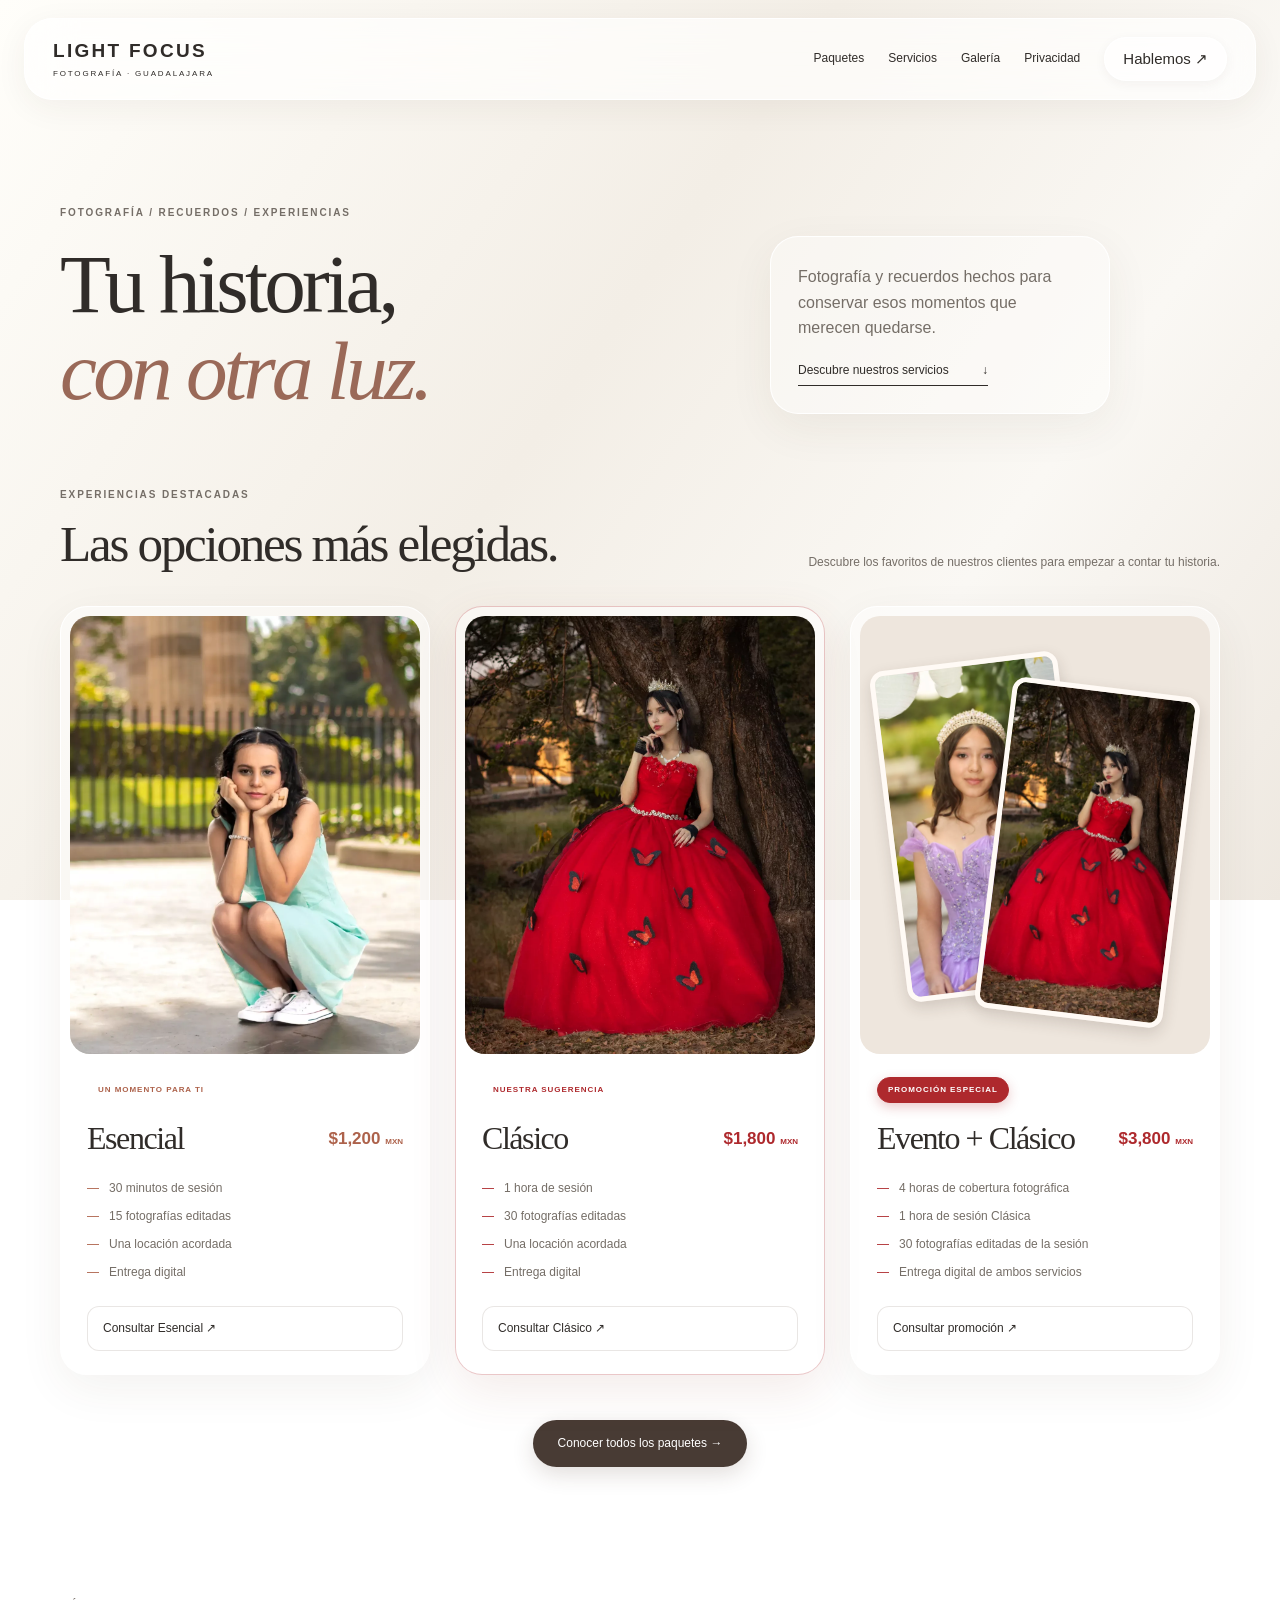
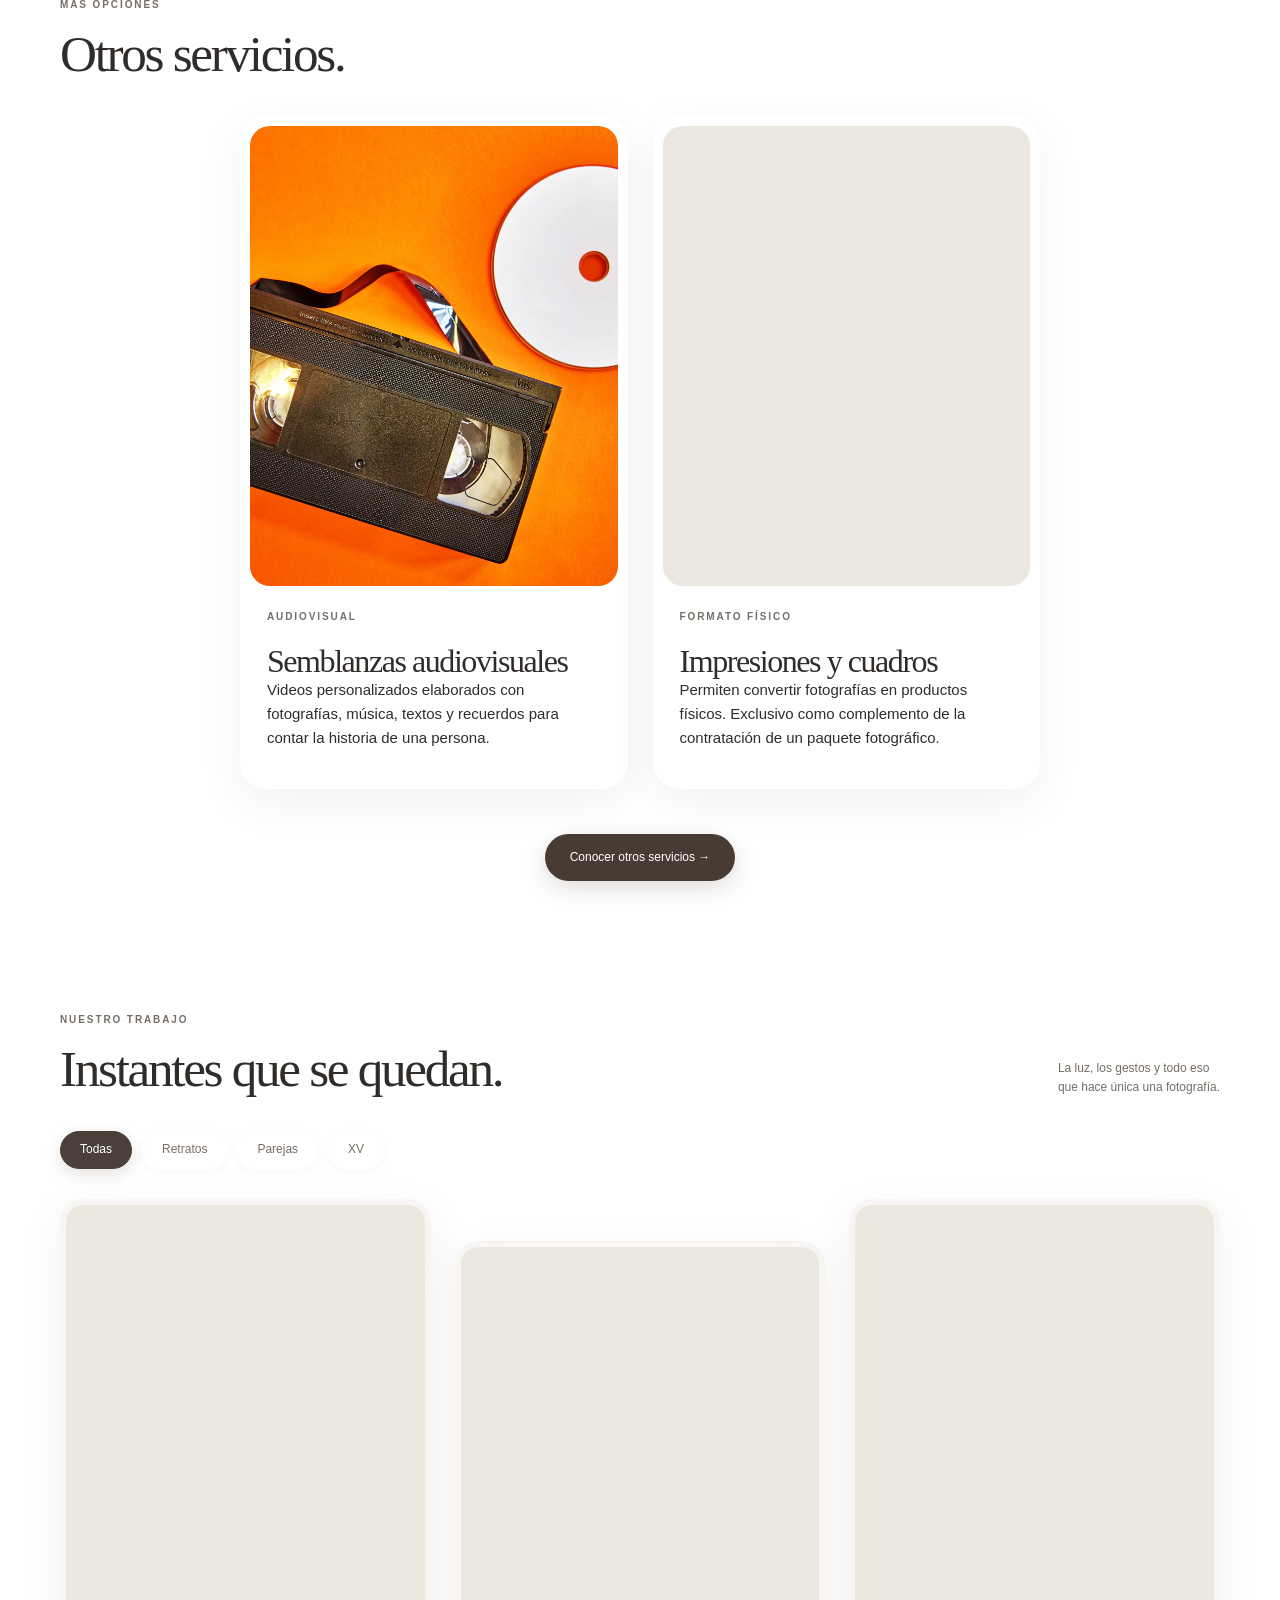
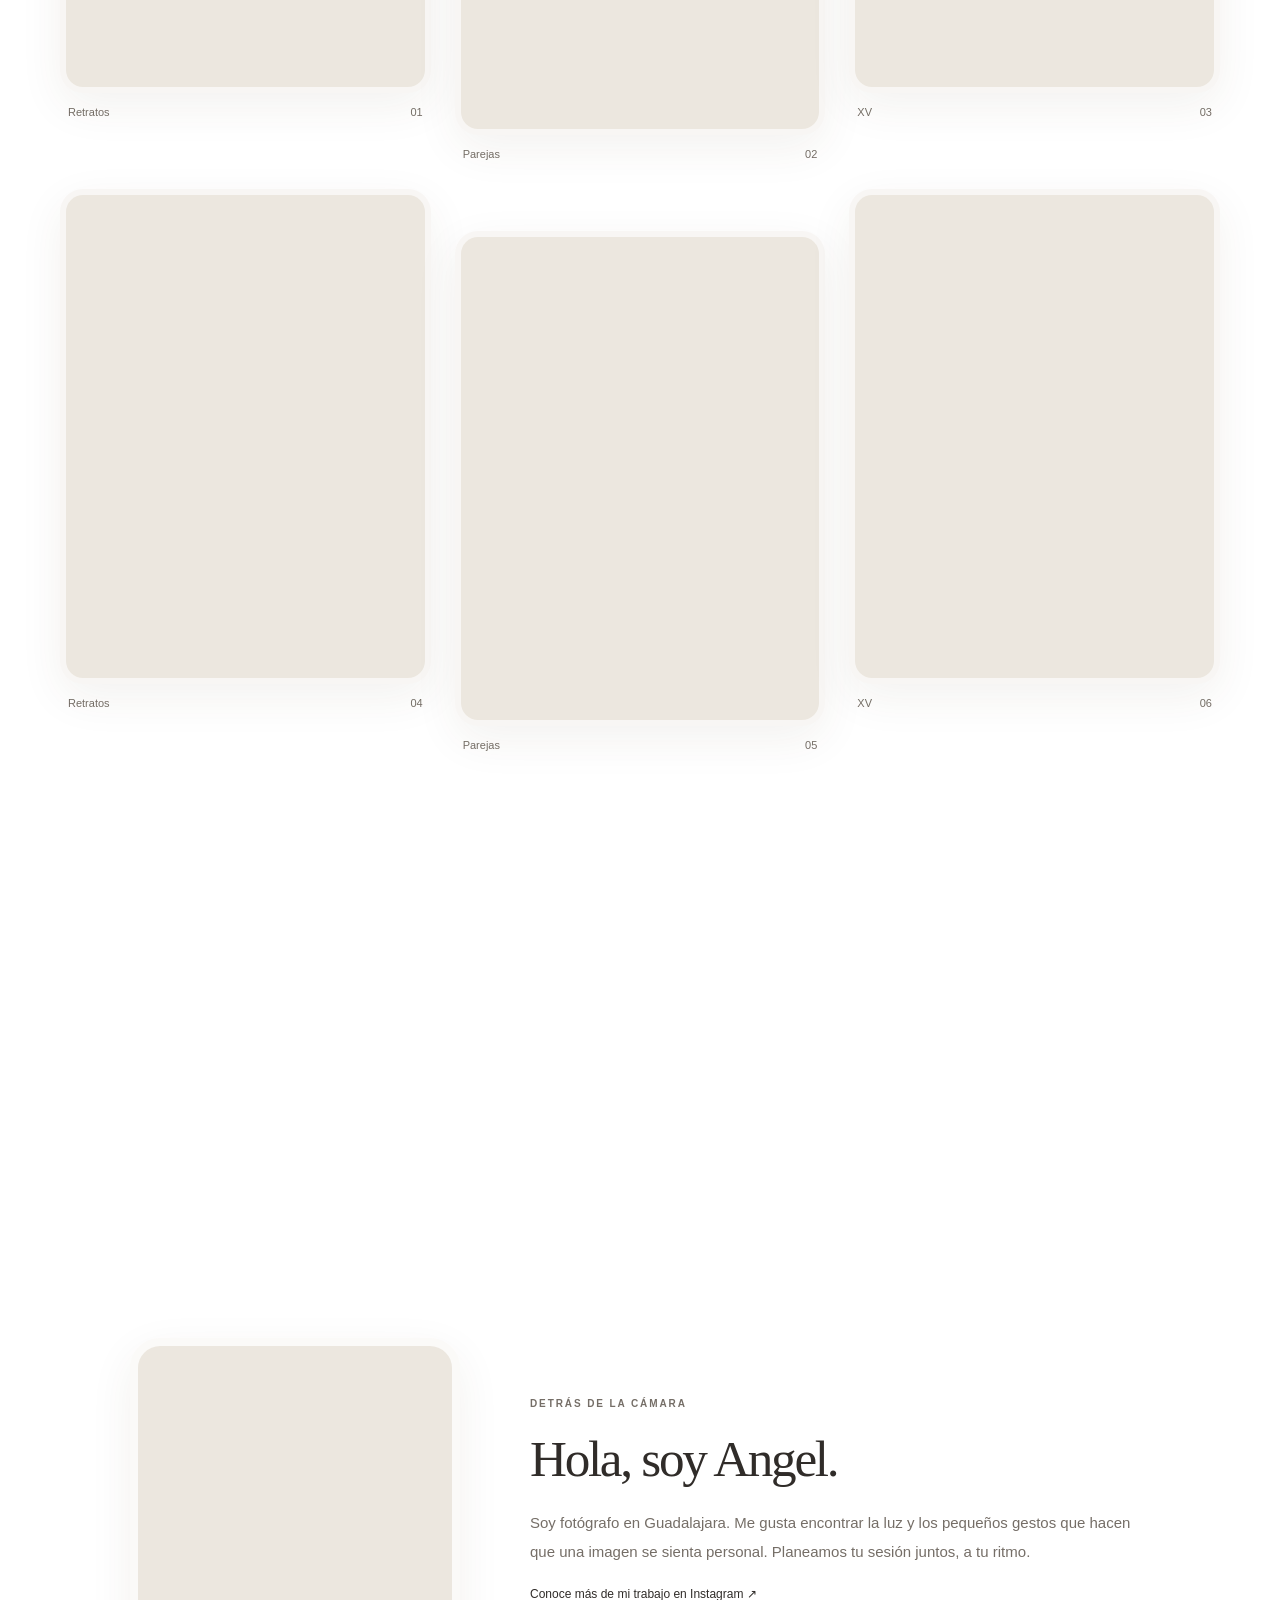
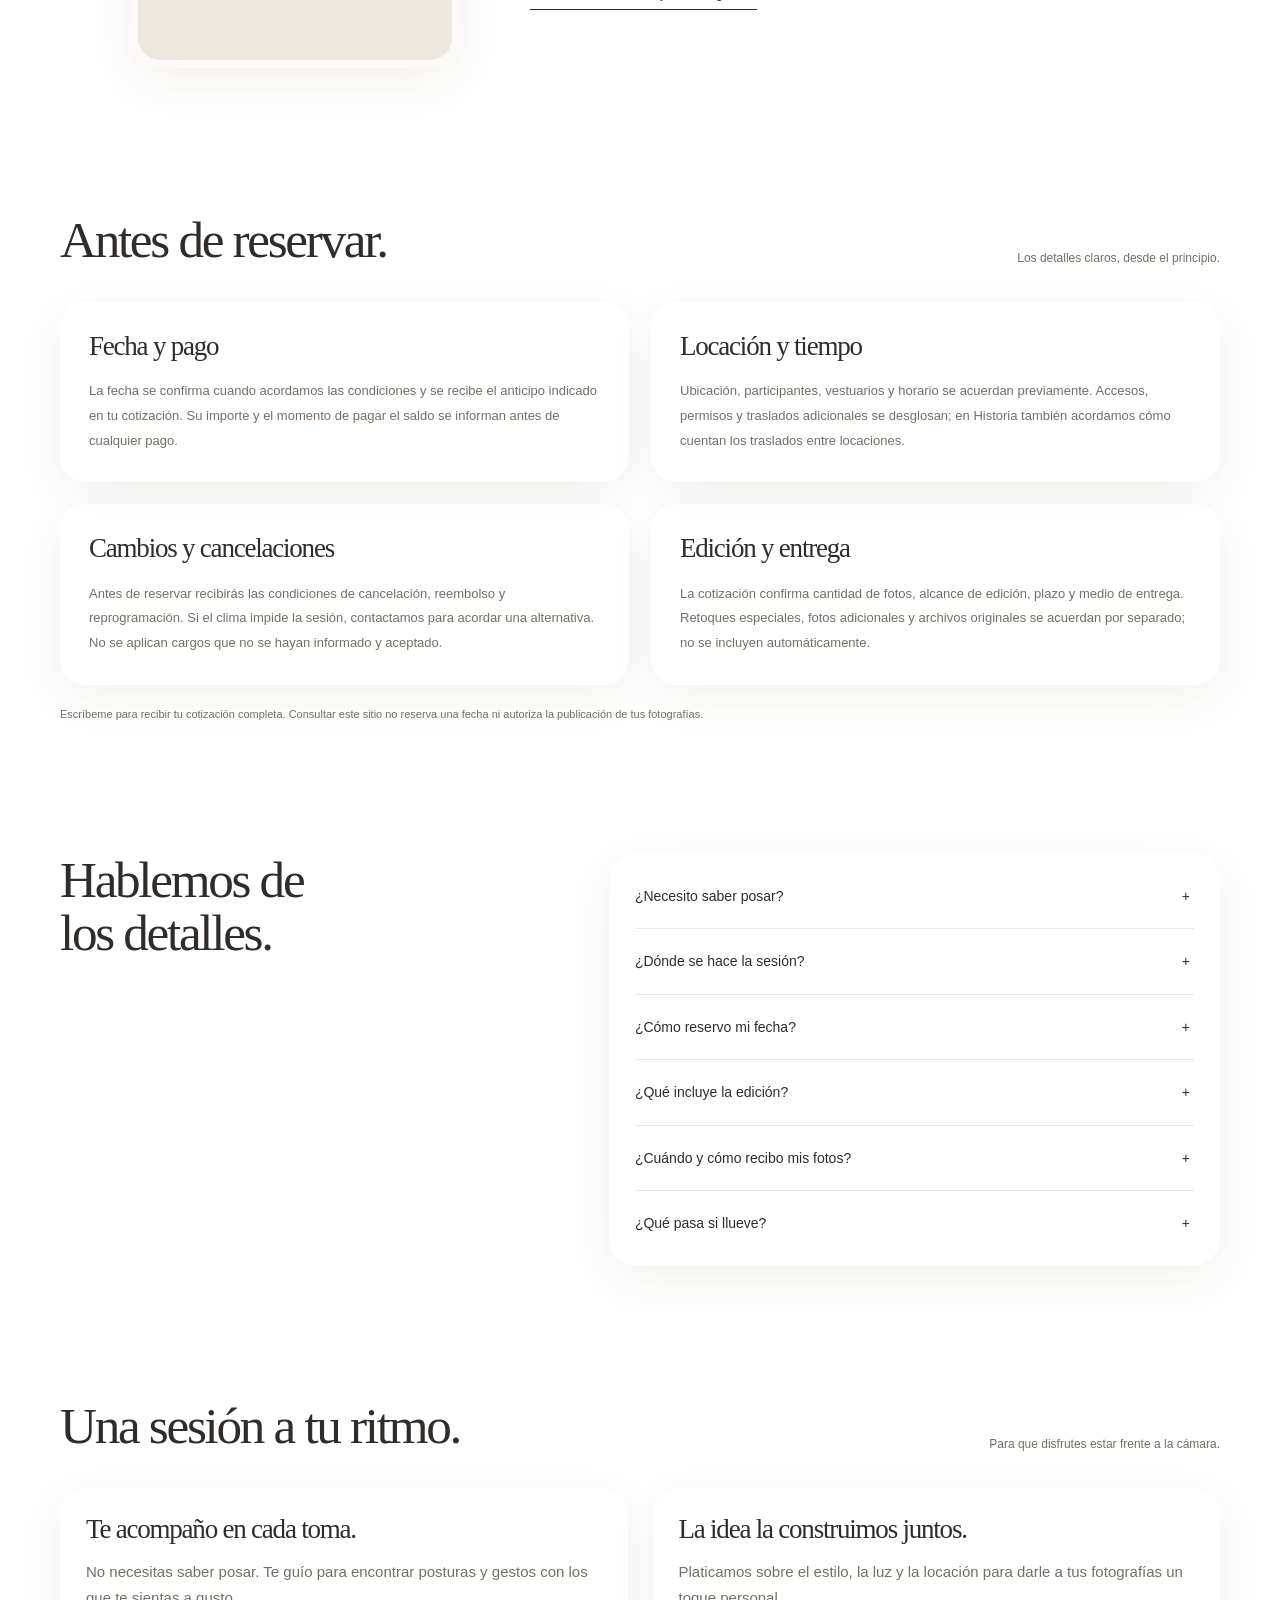
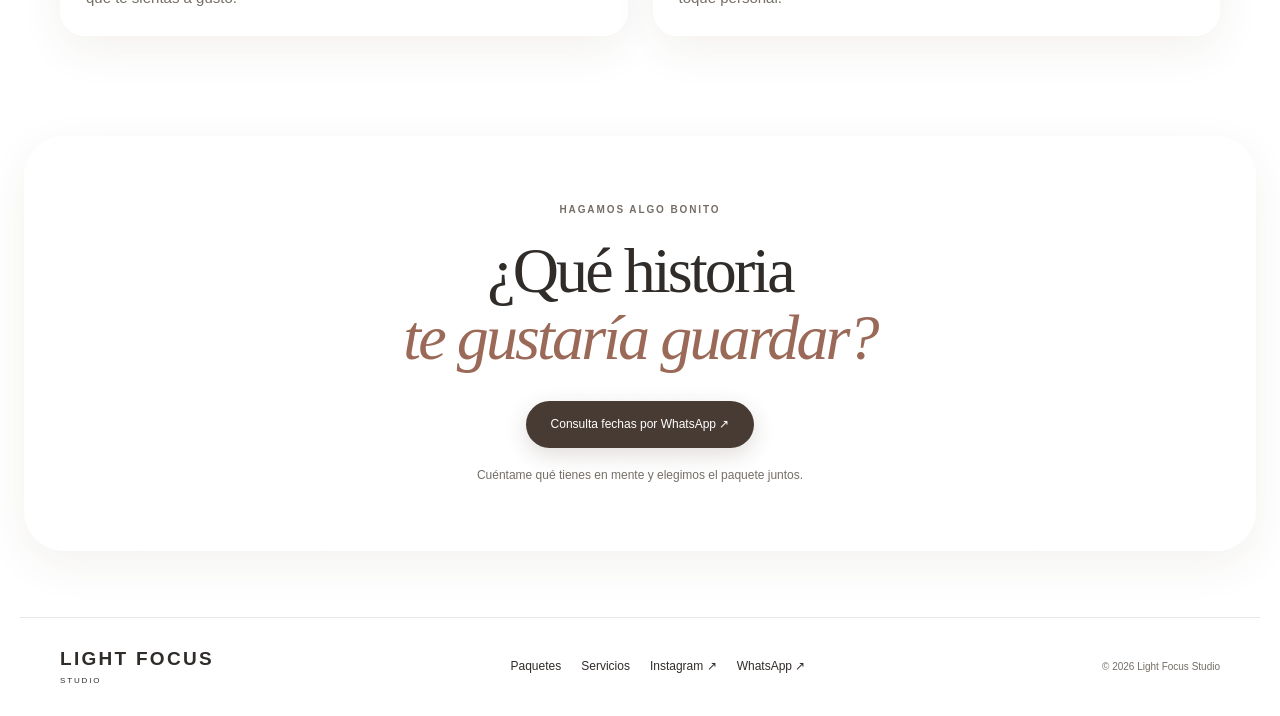
<file: index.html>
<!doctype html>
<html lang="es">
<head>
	<meta charset="utf-8">
	<meta name="viewport" content="width=device-width,initial-scale=1">
	<title>Light Focus Studio · Fotografía y experiencias</title>
	<meta name="description" content="Sesiones fotográficas, cobertura de eventos, semblanzas audiovisuales y productos fotográficos en Guadalajara.">
	<meta name="theme-color" content="#faf8f4">
	<link rel="icon" type="image/png" href="favicon.png">
	<meta name="google-site-verification" content="aGobKwmclMr0FuDdHVIvFTJXwP_Cv5i8Vpaiub4WEoY" />

	<!-- Open Graph / Redes Sociales -->
	<meta property="og:type" content="website">
	<meta property="og:url" content="https://angelricardoia.github.io/light-focus-studio/">
	<meta property="og:title" content="Light Focus Studio · Fotografía y experiencias">
	<meta property="og:description" content="Sesiones fotográficas, cobertura de eventos, semblanzas audiovisuales y productos fotográficos en Guadalajara.">
	<meta property="og:image" content="https://angelricardoia.github.io/light-focus-studio/assets/Paquete_02.webp">

	<!-- Twitter -->
	<meta property="twitter:card" content="summary_large_image">
	<meta property="twitter:url" content="https://angelricardoia.github.io/light-focus-studio/">
	<meta property="twitter:title" content="Light Focus Studio · Fotografía y experiencias">
	<meta property="twitter:description" content="Sesiones fotográficas, cobertura de eventos, semblanzas audiovisuales y productos fotográficos en Guadalajara.">
	<meta property="twitter:image" content="https://angelricardoia.github.io/light-focus-studio/assets/Paquete_02.webp">

	<link rel="stylesheet" href="styles.css">
	<link rel="stylesheet" href="navigation.css">

	<script src="config.js" defer></script>
	<script src="script.js" defer></script>
	<script src="navigation.js" defer></script>
</head>

<body>

	<a class="skip" href="#experiencias-destacadas">Saltar al contenido</a>

	<header class="header">
		<a class="brand" href="index.html" aria-label="Light Focus Studio, inicio">
			LIGHT FOCUS
			<span>FOTOGRAFÍA · GUADALAJARA</span>
		</a>

		<nav aria-label="Navegación principal">
			<a href="paquetes.html">Paquetes</a>
			<a href="servicios.html">Servicios</a>
			<a href="index.html#galeria">Galería</a>
			<a href="privacidad.html">Privacidad</a>
			<a class="nav-contact" data-whatsapp>Hablemos ↗</a>
		</nav>
	</header>

	<main id="inicio">

		<section class="intro wrap">
			<div>
				<p class="eyebrow">FOTOGRAFÍA / RECUERDOS / EXPERIENCIAS</p>
				<h1>Tu historia,<br><em>con otra luz.</em></h1>
			</div>

			<div class="intro-side">
				<p>
					Fotografía y recuerdos hechos para conservar
					esos momentos que merecen quedarse.
				</p>
				<a class="text-link" href="#experiencias-destacadas">
					Descubre nuestros servicios <span>↓</span>
				</a>
			</div>
		</section>

		<section id="experiencias-destacadas" class="wrap section packages-section">
			<div class="section-heading">
				<div>
					<p class="eyebrow">EXPERIENCIAS DESTACADAS</p>
					<h2>Las opciones más elegidas.</h2>
				</div>
				<p>Descubre los favoritos de nuestros clientes para empezar a contar tu historia.</p>
			</div>

			<div class="packages" id="destacados-list"></div>

			<div style="text-align: center; margin-top: 45px;">
				<a class="button" href="paquetes.html">Conocer todos los paquetes →</a>
			</div>
		</section>

		<section id="otros-servicios" class="wrap section">
			<div class="section-heading">
				<div>
					<p class="eyebrow">MÁS OPCIONES</p>
					<h2>Otros servicios.</h2>
				</div>
			</div>

			<div class="packages event-packages" id="otros-servicios-list" style="max-width: 800px; margin: 0 auto;"></div>

			<div style="text-align: center; margin-top: 45px;">
				<a class="button" href="servicios.html">Conocer otros servicios →</a>
			</div>
		</section>

		<section id="galeria" class="gallery-section section">
			<div class="wrap">
				<div class="section-heading">
					<div>
						<p class="eyebrow">NUESTRO TRABAJO</p>
						<h2>Instantes que se quedan.</h2>
					</div>

					<p>
						La luz, los gestos y todo eso
						<br>
						que hace única una fotografía.
					</p>
				</div>

				<div class="filters" id="filters" aria-label="Filtrar fotografías"></div>
				<div class="gallery" id="gallery"></div>
				<p id="gallery-status" class="fine" aria-live="polite"></p>
			</div>
		</section>

		<section class="wrap section process" id="como-funciona">
			<div class="section-heading">
				<h2>Así funciona tu sesión.</h2>
				<p>De la primera idea a tus fotografías.</p>
			</div>
			<div class="process-grid">
				<article><span>Reservamos</span>
					<h3>Cuéntame tu idea.</h3>
					<p>Elegimos paquete, fecha y locación. Antes de apartar recibes el precio total y las condiciones por escrito.</p>
				</article>
				<article><span>Fotografiamos</span>
					<h3>Disfruta el momento.</h3>
					<p>Acordamos el estilo y te guío durante la sesión. No necesitas experiencia frente a la cámara.</p>
				</article>
				<article><span>Entregamos</span>
					<h3>Tu historia, lista.</h3>
					<p>Recibes las fotografías editadas en formato digital, dentro del plazo que acordamos al reservar.</p>
				</article>
			</div>
		</section>

		<section class="about wrap section">
			<div class="photographer-photo" id="photographer-photo"></div>

			<div class="about-copy">
				<p class="eyebrow">DETRÁS DE LA CÁMARA</p>
				<h2>Hola, soy Angel.</h2>

				<p>
					Soy fotógrafo en Guadalajara. Me gusta encontrar la luz
					y los pequeños gestos que hacen que una imagen se sienta personal.
					Planeamos tu sesión juntos, a tu ritmo.
				</p>

				<a class="text-link" data-instagram>
					Conoce más de mi trabajo en Instagram ↗
				</a>
			</div>
		</section>

		<section class="wrap section booking" id="reservas">
			<div class="section-heading">
				<h2>Antes de reservar.</h2>
				<p>Los detalles claros, desde el principio.</p>
			</div>
			<div class="booking-grid">
				<article>
					<h3>Fecha y pago</h3>
					<p>La fecha se confirma cuando acordamos las condiciones y se recibe el anticipo indicado en tu cotización. Su importe y el momento de pagar el saldo se informan antes de cualquier pago.</p>
				</article>
				<article>
					<h3>Locación y tiempo</h3>
					<p>Ubicación, participantes, vestuarios y horario se acuerdan previamente. Accesos, permisos y traslados adicionales se desglosan; en Historia también acordamos cómo cuentan los traslados entre locaciones.</p>
				</article>
				<article>
					<h3>Cambios y cancelaciones</h3>
					<p>Antes de reservar recibirás las condiciones de cancelación, reembolso y reprogramación. Si el clima impide la sesión, contactamos para acordar una alternativa. No se aplican cargos que no se hayan informado y aceptado.</p>
				</article>
				<article>
					<h3>Edición y entrega</h3>
					<p>La cotización confirma cantidad de fotos, alcance de edición, plazo y medio de entrega. Retoques especiales, fotos adicionales y archivos originales se acuerdan por separado; no se incluyen automáticamente.</p>
				</article>
			</div>
			<p class="fine">Escríbeme para recibir tu cotización completa. Consultar este sitio no reserva una fecha ni autoriza la publicación de tus fotografías.</p>
		</section>

		<section id="preguntas" class="wrap section faq">
			<div>
				<h2>Hablemos de<br>los detalles.</h2>
			</div>
			<div id="faq-list"></div>
		</section>

		<section id="experiencia" class="wrap section reviews">
			<div class="section-heading">
				<h2>Una sesión a tu ritmo.</h2>
				<p>Para que disfrutes estar frente a la cámara.</p>
			</div>
			<div class="review-grid">
				<article>
					<h3>Te acompaño en cada toma.</h3>
					<p>No necesitas saber posar. Te guío para encontrar posturas y gestos con los que te sientas a gusto.</p>
				</article>
				<article>
					<h3>La idea la construimos juntos.</h3>
					<p>Platicamos sobre el estilo, la luz y la locación para darle a tus fotografías un toque personal.</p>
				</article>
			</div>
		</section>

		<section class="closing wrap">
			<p class="eyebrow">HAGAMOS ALGO BONITO</p>

			<h2>
				¿Qué historia<br>
				<em>te gustaría guardar?</em>
			</h2>

			<a class="button" data-whatsapp>
				Consulta fechas por WhatsApp ↗
			</a>

			<p>
				Cuéntame qué tienes en mente y elegimos el paquete juntos.
			</p>
		</section>

	</main>

	<footer class="wrap">
		<a class="brand" href="index.html">
			LIGHT FOCUS
			<span>STUDIO</span>
		</a>

		<div>
			<a href="paquetes.html">Paquetes</a>
			<a href="servicios.html">Servicios</a>
			<a data-instagram>Instagram ↗</a>
			<a data-whatsapp>WhatsApp ↗</a>
		</div>

		<small>© <span id="year"></span> Light Focus Studio</small>
	</footer>

	<dialog id="lightbox" aria-label="Fotografía ampliada">
		<button id="close-lightbox" class="close" aria-label="Cerrar fotografía">✕</button>
		<button id="previous-photo" class="previous" aria-label="Fotografía anterior">←</button>

		<figure>
			<img id="large-photo" alt="">
			<figcaption id="photo-caption"></figcaption>
		</figure>

		<button id="next-photo" class="next" aria-label="Fotografía siguiente">→</button>
	</dialog>

	<noscript>
		<p class="wrap">
			Activa JavaScript para explorar la galería.
			Contacto: Instagram @light.focus.studio.
		</p>
	</noscript>

</body>
</html>
</file>
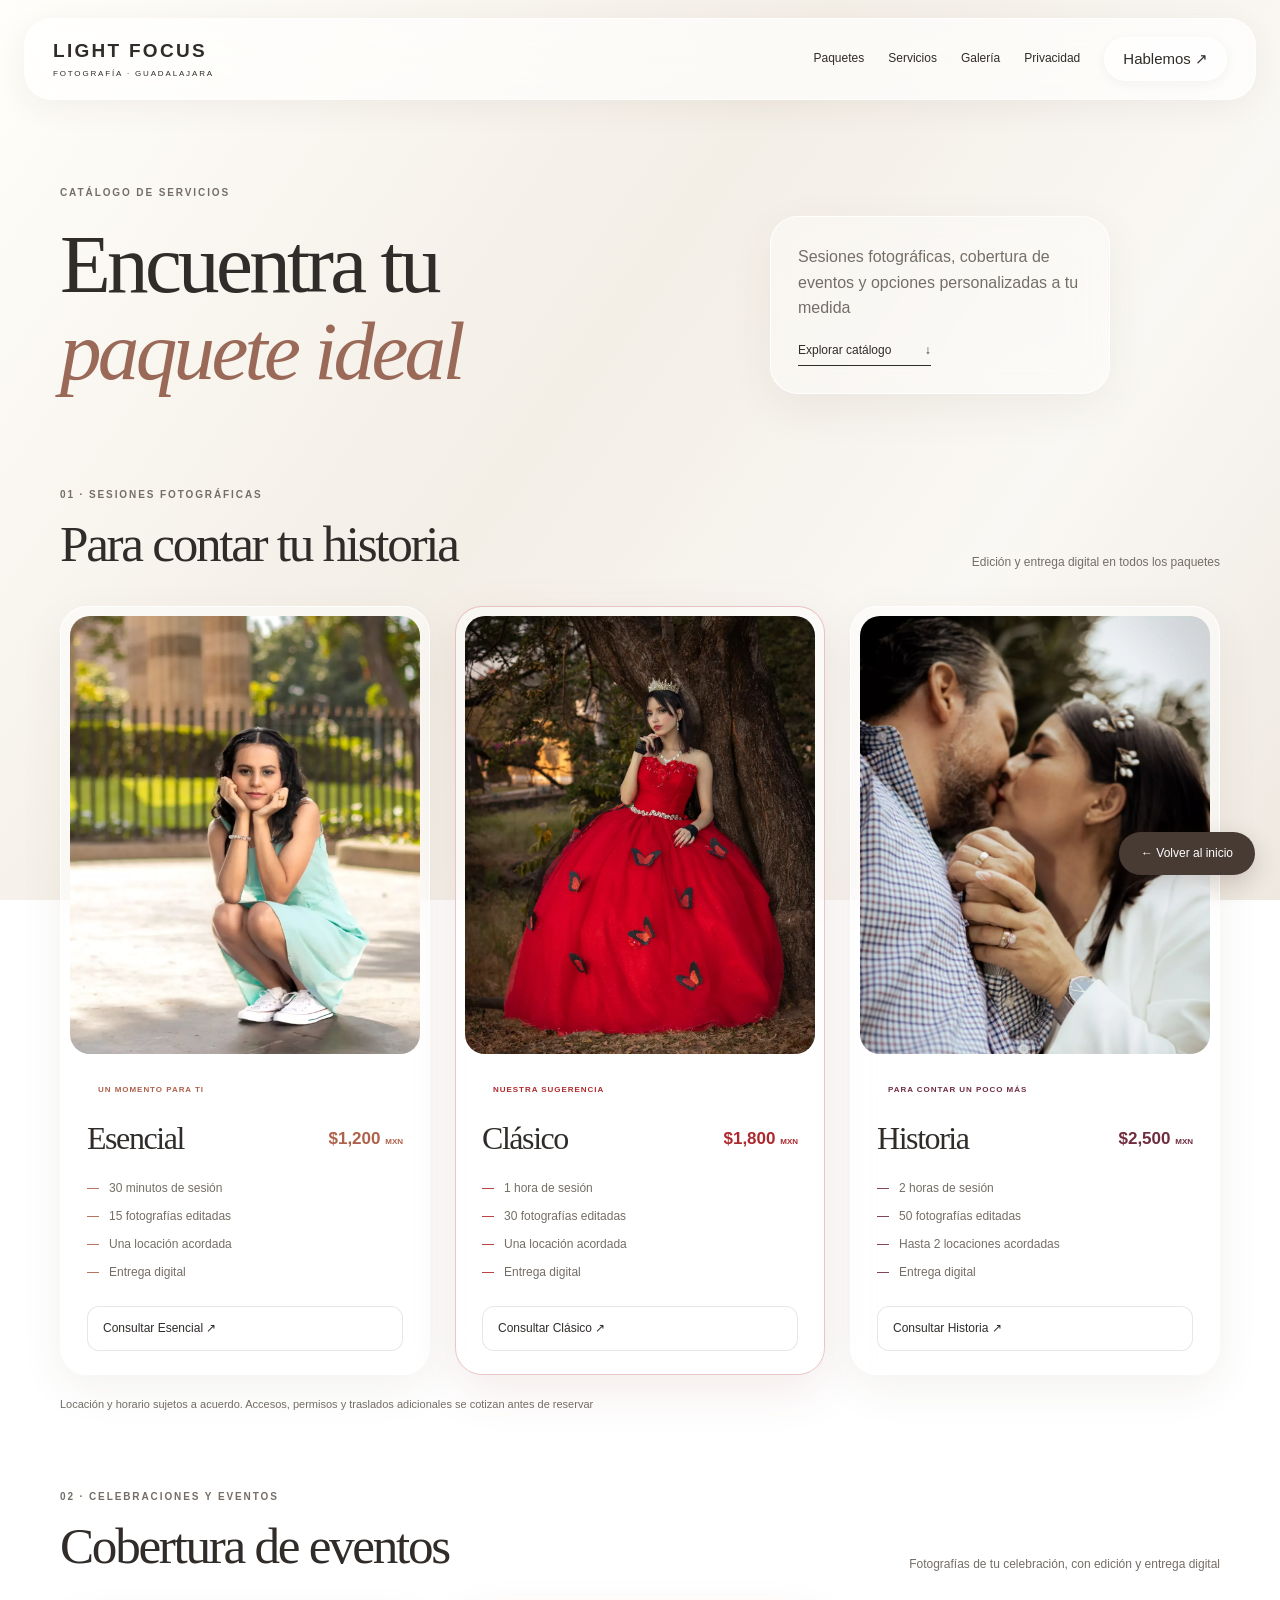
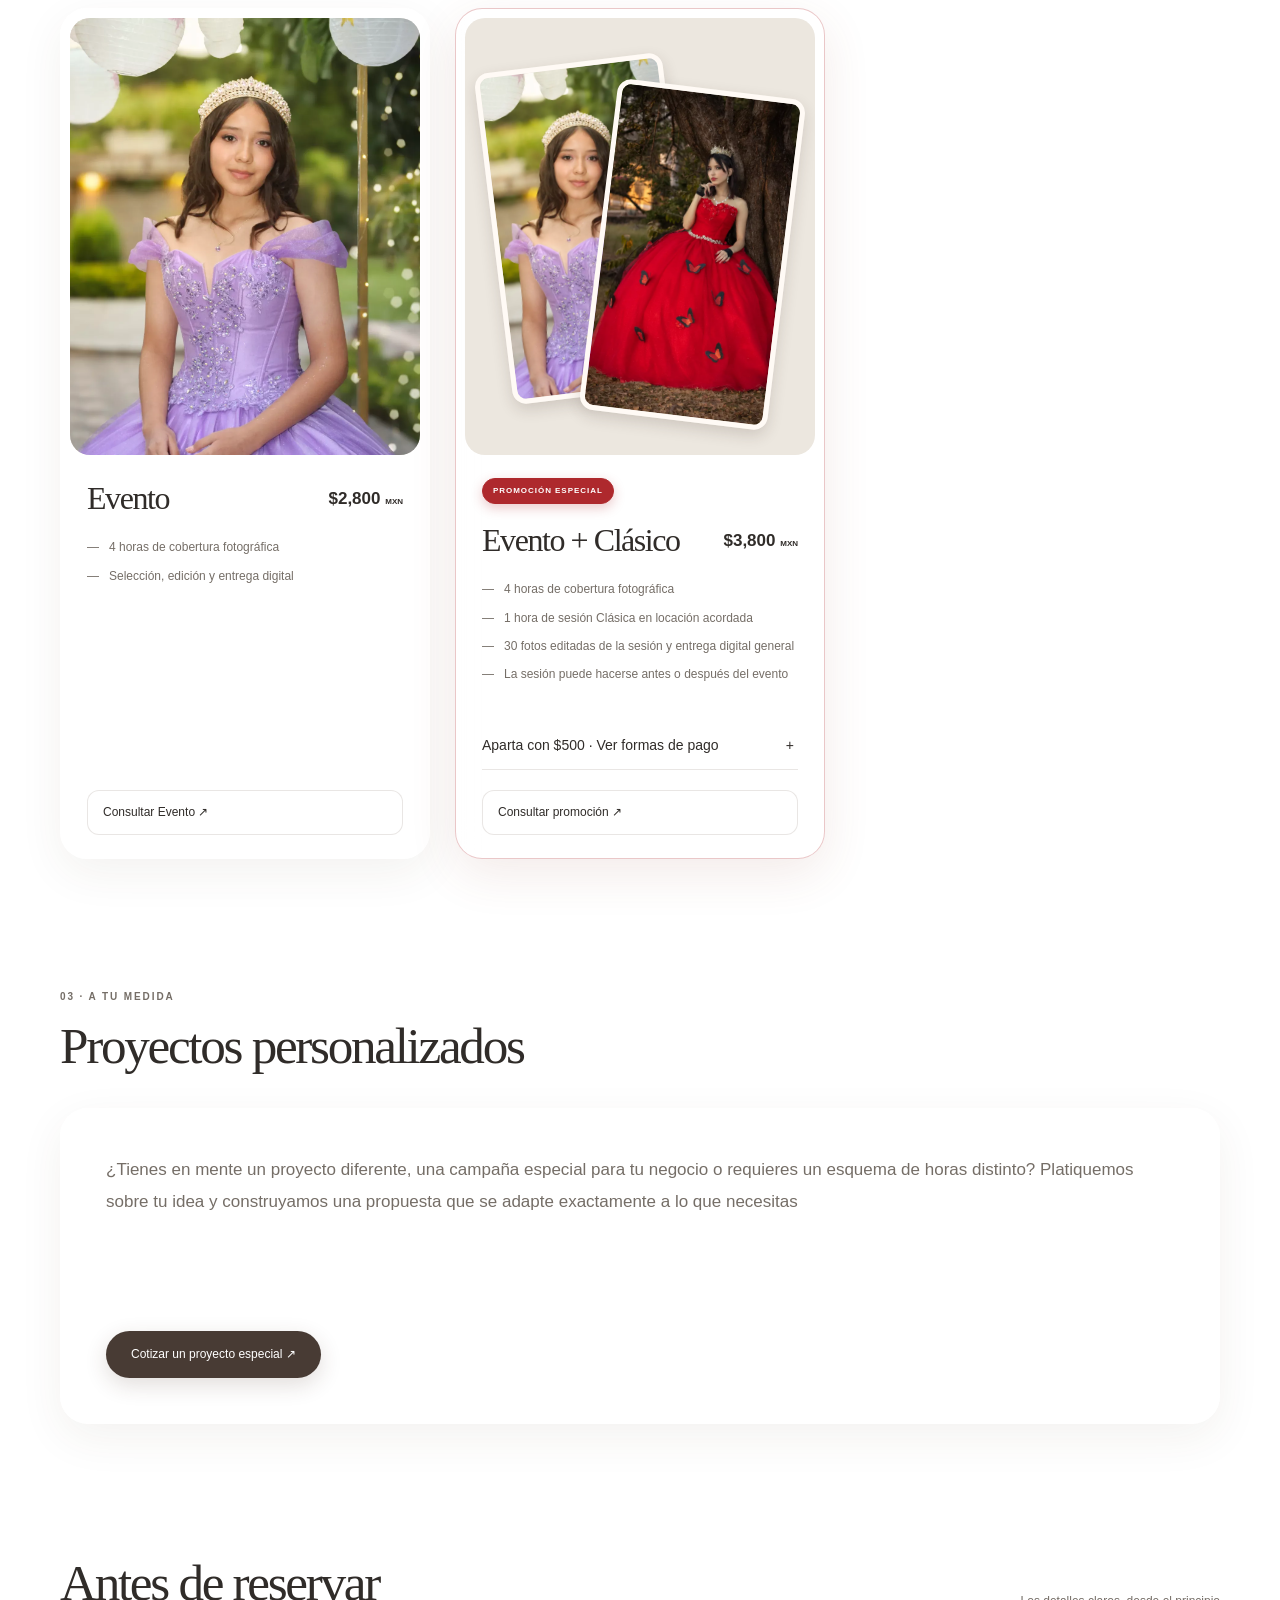
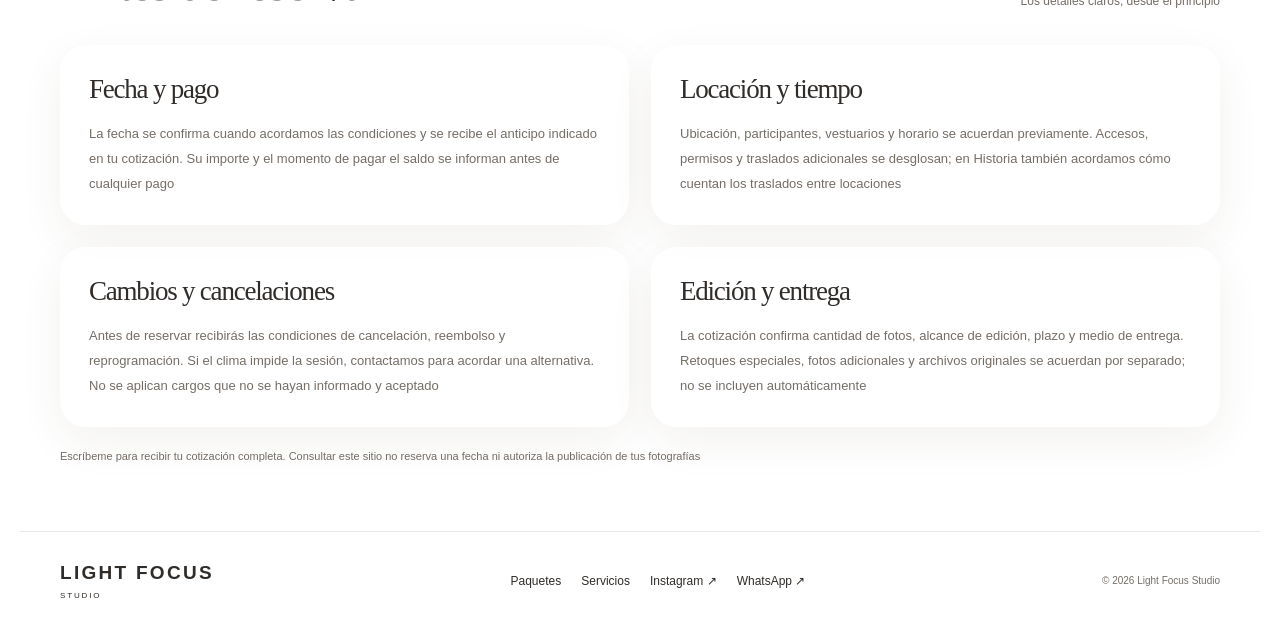
<file: paquetes.html>
<!doctype html>
<html lang="es">
<head>
	<meta charset="utf-8">
	<meta name="viewport" content="width=device-width,initial-scale=1">
	<title>Paquetes · Light Focus Studio</title>
	<meta name="description" content="Catálogo completo de paquetes fotográficos: sesiones, cobertura de eventos y proyectos personalizados en Guadalajara">
	<meta name="theme-color" content="#faf8f4">

	<link rel="stylesheet" href="styles.css">
	<link rel="stylesheet" href="navigation.css">

	<script src="config.js" defer></script>
	<script src="script.js" defer></script>
	<script src="navigation.js" defer></script>
</head>

<body>

	<a class="skip" href="#sesiones">Saltar al contenido</a>

	<header class="header">
		<a class="brand" href="index.html" aria-label="Light Focus Studio, inicio">
			LIGHT FOCUS
			<span>FOTOGRAFÍA · GUADALAJARA</span>
		</a>

		<nav aria-label="Navegación principal">
			<a href="paquetes.html" aria-current="page">Paquetes</a>
			<a href="servicios.html">Servicios</a>
			<a href="index.html#galeria">Galería</a>
			<a href="privacidad.html">Privacidad</a>
			<a class="nav-contact" data-whatsapp>Hablemos ↗</a>
		</nav>
	</header>

	<main id="inicio">

		<section class="intro wrap">
			<div>
				<p class="eyebrow">CATÁLOGO DE SERVICIOS</p>
				<h1>Encuentra tu<br><em>paquete ideal</em></h1>
			</div>

			<div class="intro-side">
				<p>
					Sesiones fotográficas, cobertura de eventos y opciones personalizadas a tu medida
				</p>
				<a class="text-link" href="#sesiones">
					Explorar catálogo <span>↓</span>
				</a>
			</div>
		</section>

		<section id="sesiones" class="wrap section packages-section">
			<div class="section-heading">
				<div>
					<p class="eyebrow">01 · SESIONES FOTOGRÁFICAS</p>
					<h2>Para contar tu historia</h2>
				</div>
				<p>Edición y entrega digital en todos los paquetes</p>
			</div>

			<div class="packages" id="package-list"></div>

			<p class="fine">
				Locación y horario sujetos a acuerdo. Accesos, permisos
				y traslados adicionales se cotizan antes de reservar
			</p>
		</section>

		<section id="eventos" class="wrap section event-section">
			<div class="section-heading">
				<div>
					<p class="eyebrow">02 · CELEBRACIONES Y EVENTOS</p>
					<h2>Cobertura de eventos</h2>
				</div>
				<p>Fotografías de tu celebración, con edición y entrega digital</p>
			</div>

			<div class="packages">
				<article class="package">
					<div class="photo-slot">
						<img src="assets/Evento.webp" alt="Fotografía de cobertura de evento" loading="lazy" decoding="async">
					</div>
					<div class="package-content">
						<div class="package-title">
							<h3>Evento</h3>
							<span class="price">$2,800 <small>MXN</small></span>
						</div>
						<ul>
							<li>4 horas de cobertura fotográfica</li>
							<li>Selección, edición y entrega digital</li>
						</ul>
						<a class="package-link" data-whatsapp="Hola, me interesa la cobertura de Evento de $2,800. ¿Podemos revisar disponibilidad?">Consultar Evento ↗</a>
					</div>
				</article>

				<article class="package featured">
					<div class="photo-slot event-photo-stack" style="aspect-ratio: 4 / 5;">
						<img src="assets/Evento.webp" alt="Fotografía de cobertura de evento" loading="lazy" decoding="async" style="position: absolute; width: 54%; height: 76%; object-fit: cover; top: 10%; left: 8%; transform: rotate(-7deg);">
						<!-- Aquí está la corrección: ahora es .webp -->
						<img src="assets/Paquete_02.webp" alt="Retrato de una sesión Clásica" loading="lazy" decoding="async" style="position: absolute; width: 54%; height: 76%; object-fit: cover; right: 8%; bottom: 8%; transform: rotate(7deg);">
					</div>
					<div class="package-content">
						<span class="package-tag" style="background: #ae292d; color: #ffffff; border-color: #ae292d; box-shadow: 0 4px 12px rgba(174, 41, 45, 0.25); font-weight: bold;">PROMOCIÓN ESPECIAL</span>
						<div class="package-title">
							<h3>Evento + Clásico</h3>
							<span class="price">$3,800 <small>MXN</small></span>
						</div>
						<ul>
							<li>4 horas de cobertura fotográfica</li>
							<li>1 hora de sesión Clásica en locación acordada</li>
							<li>30 fotos editadas de la sesión y entrega digital general</li>
							<li>La sesión puede hacerse antes o después del evento</li>
						</ul>
						<details class="event-payment" style="margin-top: 15px; margin-bottom: 20px;">
							<summary>Aparta con $500 · Ver formas de pago</summary>
							<p>El anticipo de $500 está incluido en el precio total</p>
							<p><strong>Evento primero:</strong> $500 al reservar, $2,300 el día del evento y $1,000 el día de la sesión</p>
							<p><strong>Clásico primero:</strong> $500 al reservar, $1,300 el día de la sesión y $2,000 el día del evento</p>
						</details>
						<a class="package-link" data-whatsapp="Hola, me interesa la promoción Evento + Clásico de $3,800. ¿Podemos revisar disponibilidad?">Consultar promoción ↗</a>
					</div>
				</article>
			</div>
		</section>

		<section id="personalizados" class="wrap section">
			<div class="section-heading">
				<div>
					<p class="eyebrow">03 · A TU MEDIDA</p>
					<h2>Proyectos personalizados</h2>
				</div>
			</div>
			<div class="about" style="max-width: 100%; grid-template-columns: 1fr; text-align: left; padding: 45px; border: 1px solid var(--glass-edge); border-radius: 28px; background: var(--glass); box-shadow: var(--shadow);">
				<p>¿Tienes en mente un proyecto diferente, una campaña especial para tu negocio o requieres un esquema de horas distinto? Platiquemos sobre tu idea y construyamos una propuesta que se adapte exactamente a lo que necesitas</p>
				<div style="margin-top: 25px;">
					<a class="button" data-whatsapp="Hola, tengo una idea para un proyecto fotográfico y me gustaría solicitar una cotización a medida.">Cotizar un proyecto especial ↗</a>
				</div>
			</div>
		</section>

		<section class="wrap section booking" id="reservas">
			<div class="section-heading">
				<h2>Antes de reservar</h2>
				<p>Los detalles claros, desde el principio</p>
			</div>
			<div class="booking-grid">
				<article>
					<h3>Fecha y pago</h3>
					<p>La fecha se confirma cuando acordamos las condiciones y se recibe el anticipo indicado en tu cotización. Su importe y el momento de pagar el saldo se informan antes de cualquier pago</p>
				</article>
				<article>
					<h3>Locación y tiempo</h3>
					<p>Ubicación, participantes, vestuarios y horario se acuerdan previamente. Accesos, permisos y traslados adicionales se desglosan; en Historia también acordamos cómo cuentan los traslados entre locaciones</p>
				</article>
				<article>
					<h3>Cambios y cancelaciones</h3>
					<p>Antes de reservar recibirás las condiciones de cancelación, reembolso y reprogramación. Si el clima impide la sesión, contactamos para acordar una alternativa. No se aplican cargos que no se hayan informado y aceptado</p>
				</article>
				<article>
					<h3>Edición y entrega</h3>
					<p>La cotización confirma cantidad de fotos, alcance de edición, plazo y medio de entrega. Retoques especiales, fotos adicionales y archivos originales se acuerdan por separado; no se incluyen automáticamente</p>
				</article>
			</div>
			<p class="fine">Escríbeme para recibir tu cotización completa. Consultar este sitio no reserva una fecha ni autoriza la publicación de tus fotografías</p>
		</section>

	</main>

	<footer class="wrap">
		<a class="brand" href="index.html">
			LIGHT FOCUS
			<span>STUDIO</span>
		</a>

		<div>
			<a href="paquetes.html">Paquetes</a>
			<a href="servicios.html">Servicios</a>
			<a data-instagram>Instagram ↗</a>
			<a data-whatsapp>WhatsApp ↗</a>
		</div>

		<small>© <span id="year"></span> Light Focus Studio</small>
	</footer>

	<a href="index.html" class="button" style="position: fixed; bottom: 25px; right: 25px; z-index: 100; padding: 12px 22px; border-radius: 30px; box-shadow: 0 8px 24px rgba(71, 46, 31, 0.2);">
		← Volver al inicio
	</a>

</body>
</html>
</file>
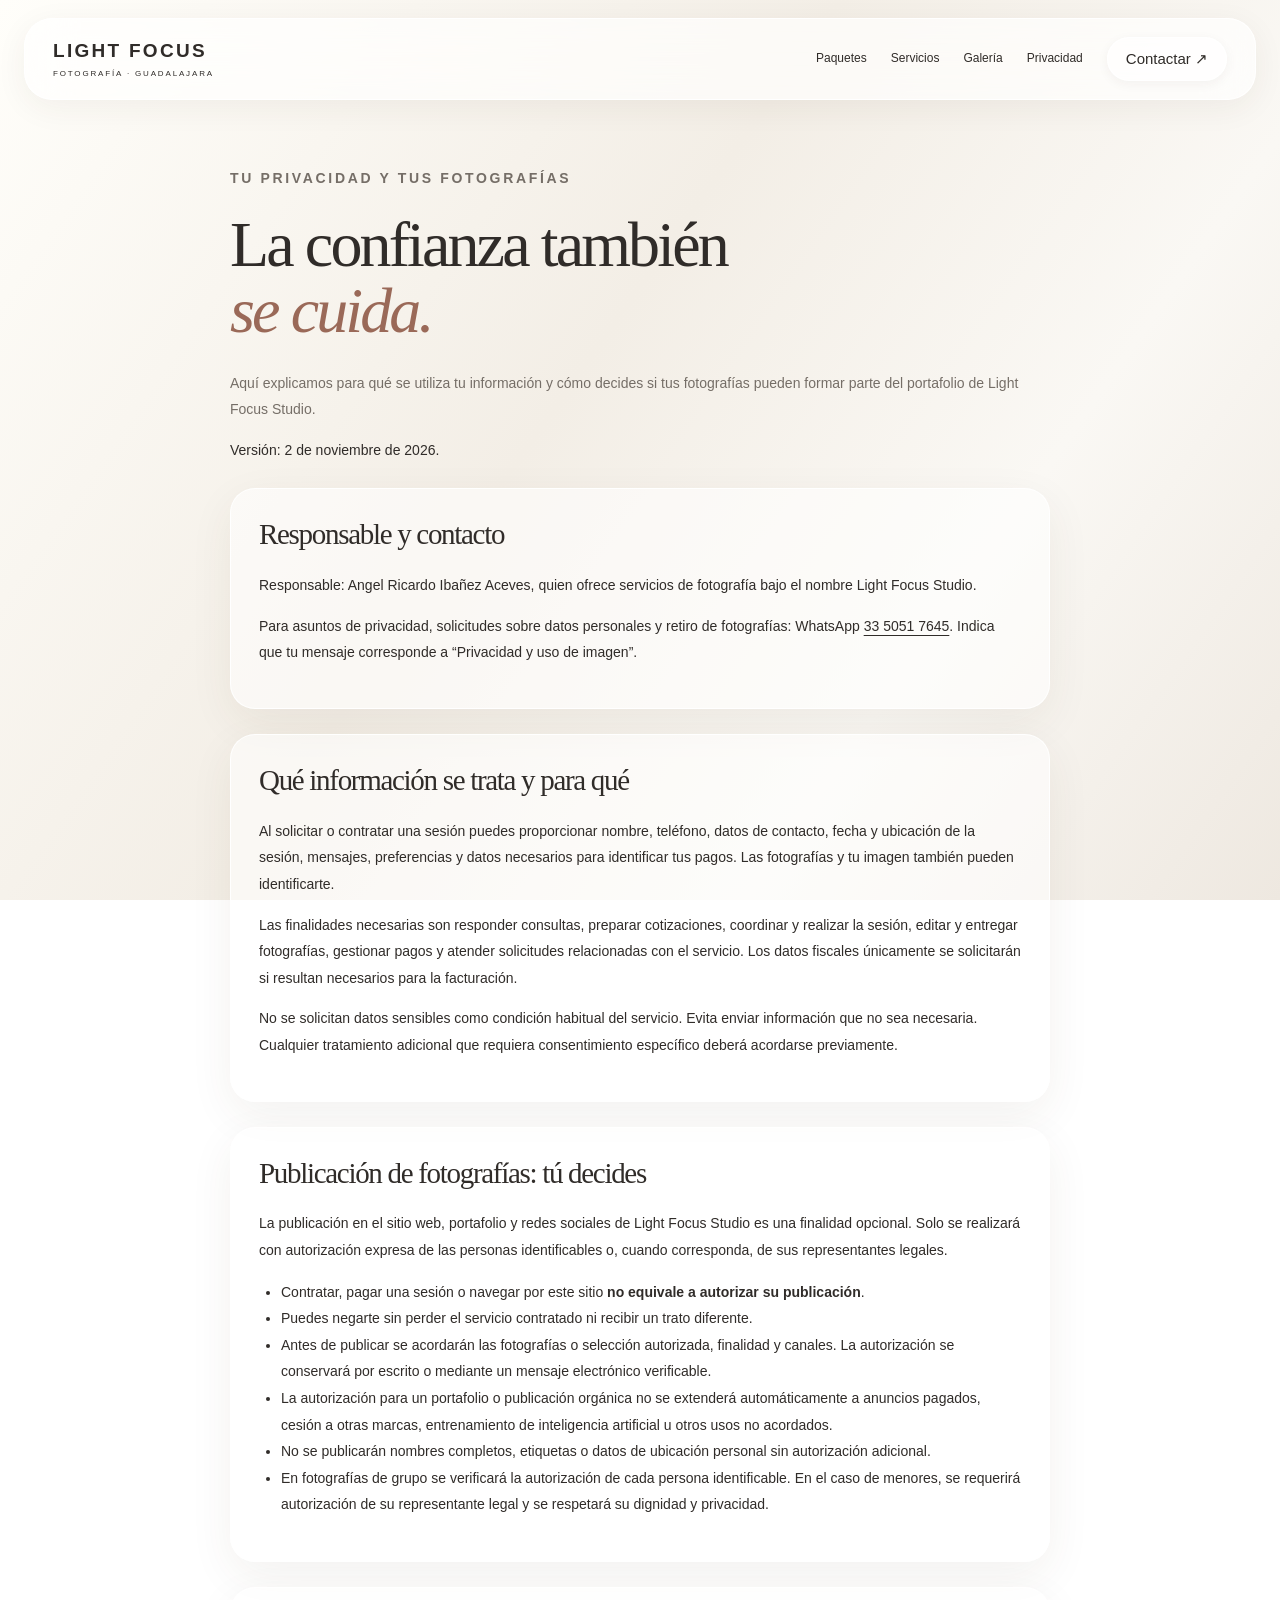
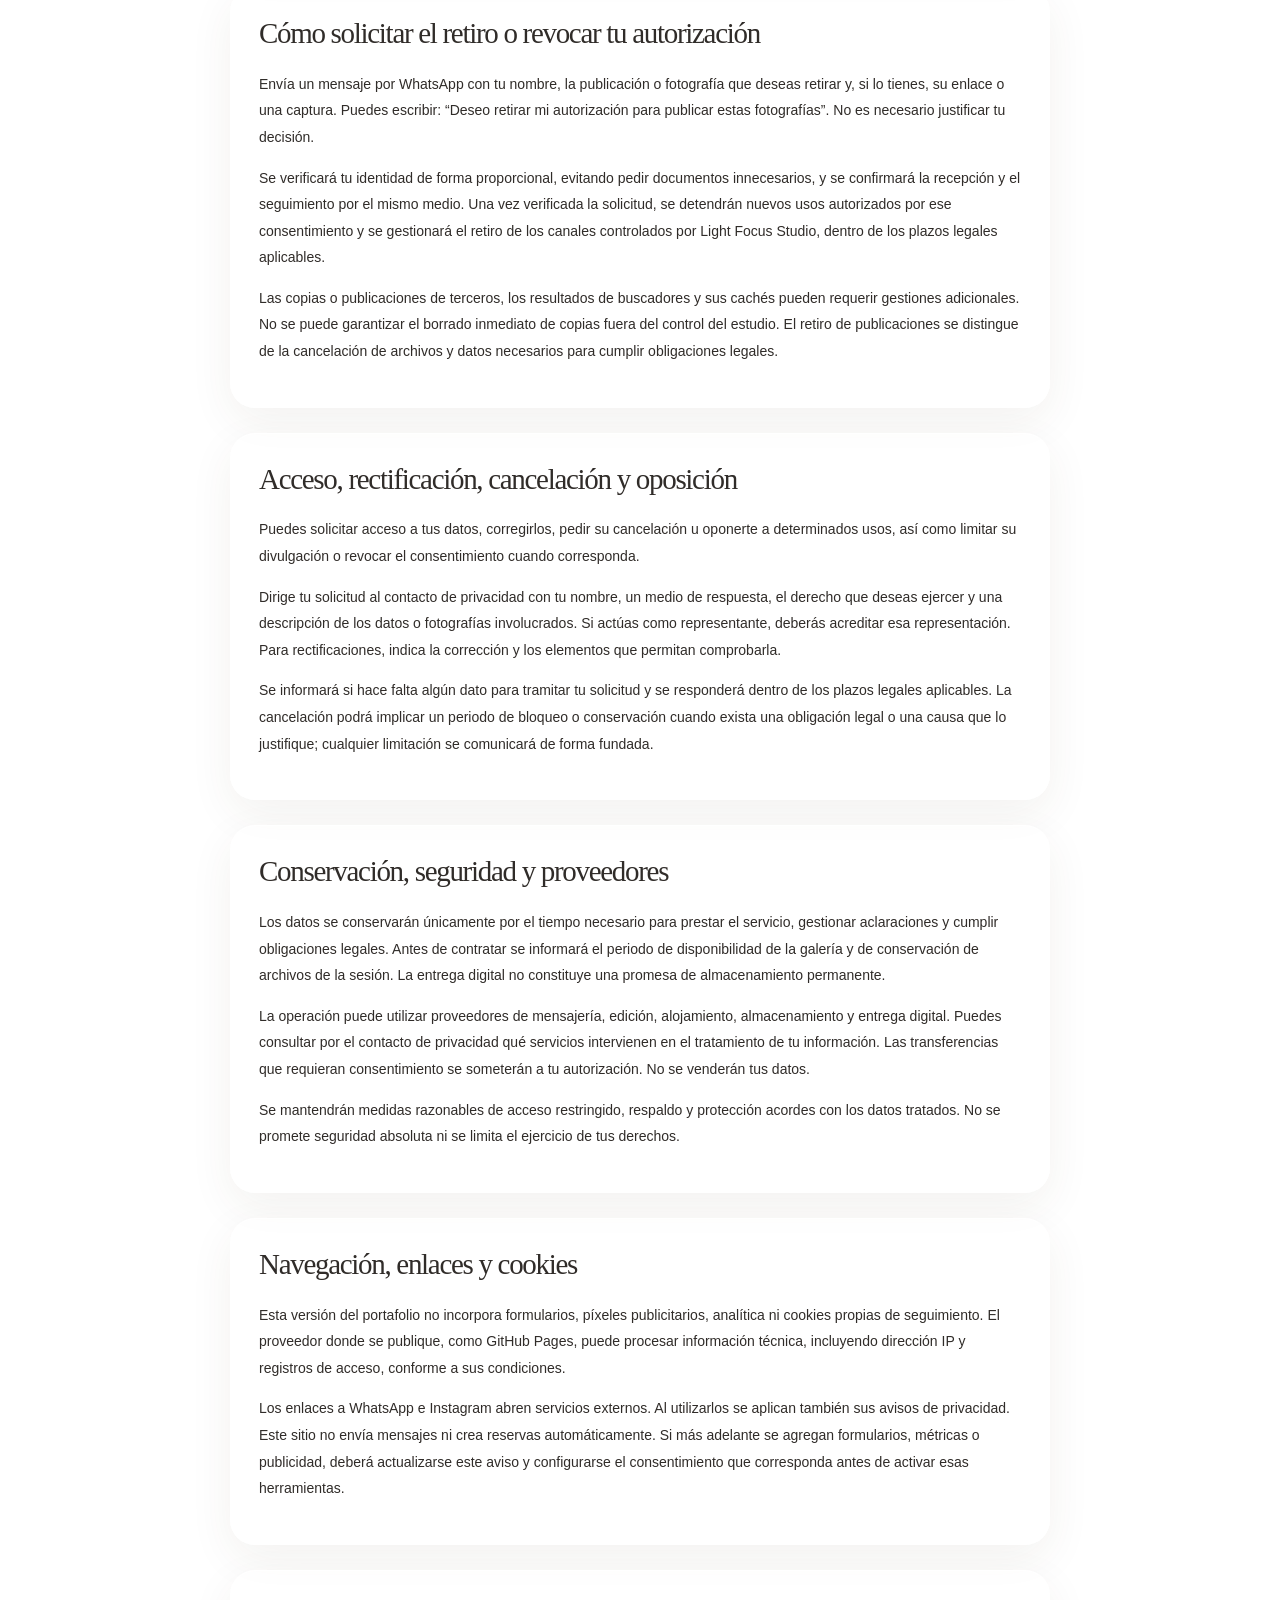
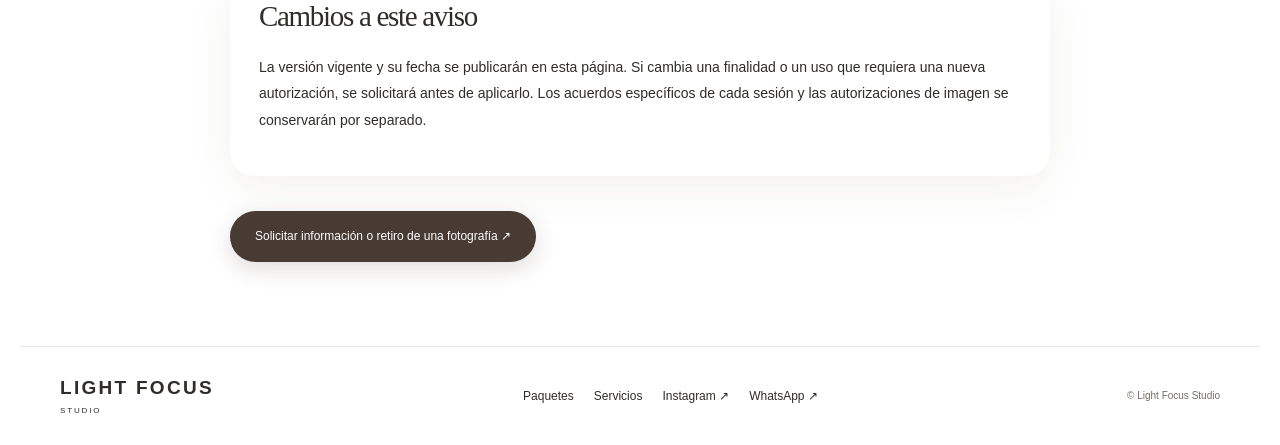
<file: privacidad.html>
<!doctype html>
<html lang="es">
<head>
	<meta charset="utf-8">
	<meta name="viewport" content="width=device-width,initial-scale=1">
	<title>Privacidad y uso de imagen · Light Focus Studio</title>
	<meta name="description" content="Aviso de privacidad, autorización de uso de imagen y solicitudes de retiro de fotografías de Light Focus Studio.">
	
	<link rel="icon" type="image/png" href="favicon.png">

	<link rel="stylesheet" href="styles.css">
	<link rel="stylesheet" href="navigation.css">
	
	<script src="config.js" defer></script>
	<script src="privacidad.js" defer></script>
	<script src="navigation.js" defer></script>
</head>
<body>
	<a class="skip" href="#contenido">Saltar al contenido</a>
	
	<header class="header">
		<a class="brand" href="index.html">
			LIGHT FOCUS
			<span>FOTOGRAFÍA · GUADALAJARA</span>
		</a>
		<nav aria-label="Navegación principal">
			<a href="paquetes.html">Paquetes</a>
			<a href="servicios.html">Servicios</a>
			<a href="index.html#galeria">Galería</a>
			<a href="privacidad.html" aria-current="page">Privacidad</a>
			<a class="nav-contact" id="privacy-contact">Contactar ↗</a>
		</nav>
	</header>

	<main id="contenido" class="wrap privacy-main">
		<p class="eyebrow">TU PRIVACIDAD Y TUS FOTOGRAFÍAS</p>
		<h1>La confianza también<br><em>se cuida.</em></h1>
		<p class="privacy-intro">Aquí explicamos para qué se utiliza tu información y cómo decides si tus fotografías pueden formar parte del portafolio de Light Focus Studio.</p>
		<p>Versión: 2 de noviembre de 2026.</p>

		<article>
			<h2>Responsable y contacto</h2>
			<p>Responsable: Angel Ricardo Ibañez Aceves, quien ofrece servicios de fotografía bajo el nombre Light Focus Studio.</p>
			<p>Para asuntos de privacidad, solicitudes sobre datos personales y retiro de fotografías: WhatsApp <a id="privacy-phone">33 5051 7645</a>. Indica que tu mensaje corresponde a “Privacidad y uso de imagen”.</p>
		</article>

		<article>
			<h2>Qué información se trata y para qué</h2>
			<p>Al solicitar o contratar una sesión puedes proporcionar nombre, teléfono, datos de contacto, fecha y ubicación de la sesión, mensajes, preferencias y datos necesarios para identificar tus pagos. Las fotografías y tu imagen también pueden identificarte.</p>
			<p>Las finalidades necesarias son responder consultas, preparar cotizaciones, coordinar y realizar la sesión, editar y entregar fotografías, gestionar pagos y atender solicitudes relacionadas con el servicio. Los datos fiscales únicamente se solicitarán si resultan necesarios para la facturación.</p>
			<p>No se solicitan datos sensibles como condición habitual del servicio. Evita enviar información que no sea necesaria. Cualquier tratamiento adicional que requiera consentimiento específico deberá acordarse previamente.</p>
		</article>

		<article>
			<h2>Publicación de fotografías: tú decides</h2>
			<p>La publicación en el sitio web, portafolio y redes sociales de Light Focus Studio es una finalidad opcional. Solo se realizará con autorización expresa de las personas identificables o, cuando corresponda, de sus representantes legales.</p>
			<ul>
				<li>Contratar, pagar una sesión o navegar por este sitio <strong>no equivale a autorizar su publicación</strong>.</li>
				<li>Puedes negarte sin perder el servicio contratado ni recibir un trato diferente.</li>
				<li>Antes de publicar se acordarán las fotografías o selección autorizada, finalidad y canales. La autorización se conservará por escrito o mediante un mensaje electrónico verificable.</li>
				<li>La autorización para un portafolio o publicación orgánica no se extenderá automáticamente a anuncios pagados, cesión a otras marcas, entrenamiento de inteligencia artificial u otros usos no acordados.</li>
				<li>No se publicarán nombres completos, etiquetas o datos de ubicación personal sin autorización adicional.</li>
				<li>En fotografías de grupo se verificará la autorización de cada persona identificable. En el caso de menores, se requerirá autorización de su representante legal y se respetará su dignidad y privacidad.</li>
			</ul>
		</article>

		<article>
			<h2>Cómo solicitar el retiro o revocar tu autorización</h2>
			<p>Envía un mensaje por WhatsApp con tu nombre, la publicación o fotografía que deseas retirar y, si lo tienes, su enlace o una captura. Puedes escribir: “Deseo retirar mi autorización para publicar estas fotografías”. No es necesario justificar tu decisión.</p>
			<p>Se verificará tu identidad de forma proporcional, evitando pedir documentos innecesarios, y se confirmará la recepción y el seguimiento por el mismo medio. Una vez verificada la solicitud, se detendrán nuevos usos autorizados por ese consentimiento y se gestionará el retiro de los canales controlados por Light Focus Studio, dentro de los plazos legales aplicables.</p>
			<p>Las copias o publicaciones de terceros, los resultados de buscadores y sus cachés pueden requerir gestiones adicionales. No se puede garantizar el borrado inmediato de copias fuera del control del estudio. El retiro de publicaciones se distingue de la cancelación de archivos y datos necesarios para cumplir obligaciones legales.</p>
		</article>

		<article>
			<h2>Acceso, rectificación, cancelación y oposición</h2>
			<p>Puedes solicitar acceso a tus datos, corregirlos, pedir su cancelación u oponerte a determinados usos, así como limitar su divulgación o revocar el consentimiento cuando corresponda.</p>
			<p>Dirige tu solicitud al contacto de privacidad con tu nombre, un medio de respuesta, el derecho que deseas ejercer y una descripción de los datos o fotografías involucrados. Si actúas como representante, deberás acreditar esa representación. Para rectificaciones, indica la corrección y los elementos que permitan comprobarla.</p>
			<p>Se informará si hace falta algún dato para tramitar tu solicitud y se responderá dentro de los plazos legales aplicables. La cancelación podrá implicar un periodo de bloqueo o conservación cuando exista una obligación legal o una causa que lo justifique; cualquier limitación se comunicará de forma fundada.</p>
		</article>

		<article>
			<h2>Conservación, seguridad y proveedores</h2>
			<p>Los datos se conservarán únicamente por el tiempo necesario para prestar el servicio, gestionar aclaraciones y cumplir obligaciones legales. Antes de contratar se informará el periodo de disponibilidad de la galería y de conservación de archivos de la sesión. La entrega digital no constituye una promesa de almacenamiento permanente.</p>
			<p>La operación puede utilizar proveedores de mensajería, edición, alojamiento, almacenamiento y entrega digital. Puedes consultar por el contacto de privacidad qué servicios intervienen en el tratamiento de tu información. Las transferencias que requieran consentimiento se someterán a tu autorización. No se venderán tus datos.</p>
			<p>Se mantendrán medidas razonables de acceso restringido, respaldo y protección acordes con los datos tratados. No se promete seguridad absoluta ni se limita el ejercicio de tus derechos.</p>
		</article>

		<article>
			<h2>Navegación, enlaces y cookies</h2>
			<p>Esta versión del portafolio no incorpora formularios, píxeles publicitarios, analítica ni cookies propias de seguimiento. El proveedor donde se publique, como GitHub Pages, puede procesar información técnica, incluyendo dirección IP y registros de acceso, conforme a sus condiciones.</p>
			<p>Los enlaces a WhatsApp e Instagram abren servicios externos. Al utilizarlos se aplican también sus avisos de privacidad. Este sitio no envía mensajes ni crea reservas automáticamente. Si más adelante se agregan formularios, métricas o publicidad, deberá actualizarse este aviso y configurarse el consentimiento que corresponda antes de activar esas herramientas.</p>
		</article>

		<article>
			<h2>Cambios a este aviso</h2>
			<p>La versión vigente y su fecha se publicarán en esta página. Si cambia una finalidad o un uso que requiera una nueva autorización, se solicitará antes de aplicarlo. Los acuerdos específicos de cada sesión y las autorizaciones de imagen se conservarán por separado.</p>
		</article>
		
		<p style="margin-top:35px">
			<a class="button" id="privacy-request">Solicitar información o retiro de una fotografía ↗</a>
		</p>
	</main>

	<footer class="wrap">
		<a class="brand" href="index.html">
			LIGHT FOCUS
			<span>STUDIO</span>
		</a>
		<div>
			<a href="paquetes.html">Paquetes</a>
			<a href="servicios.html">Servicios</a>
			<a data-instagram>Instagram ↗</a>
			<a data-whatsapp>WhatsApp ↗</a>
		</div>
		<small>© <span id="year"></span> Light Focus Studio</small>
	</footer>

</body>
</html>
</file>
<file: styles.css>
﻿:root {
  --paper: #f6f4ef;
  --ink: #292622;
  --muted: #716d65;
  --line: #d9d5cc;
  --accent: #ae292d;
}

* {
  box-sizing: border-box;
}

html {
  scroll-behavior: smooth;
  scroll-padding-top: 100px;
}

body {
  margin: 0;
  background: var(--paper);
  color: var(--ink);
  font-family: Arial, Helvetica, sans-serif;
  font-size: 15px;
  line-height: 1.6;
}

a {
  color: inherit;
  text-decoration: none;
  cursor: pointer;
}

button {
  font: inherit;
  cursor: pointer;
}

a:focus-visible,
button:focus-visible,
summary:focus-visible {
  outline: 3px solid var(--accent);
  outline-offset: 5px;
}

.wrap {
  max-width: 1240px;
  margin: auto;
  padding-left: 40px;
  padding-right: 40px;
}

.header {
  position: sticky;
  top: 0;
  z-index: 10;
  display: flex;
  align-items: center;
  justify-content: space-between;
  padding: 20px 40px;
  background: rgba(246, 244, 239, .9);
  backdrop-filter: blur(18px);
  border-bottom: 1px solid var(--line);
}

.brand {
  font-size: 19px;
  letter-spacing: .12em;
  font-weight: 700;
  line-height: 1.2;
}

.brand span {
  display: block;
  font-size: 8px;
  letter-spacing: .23em;
  margin-top: 6px;
  font-weight: 400;
}

nav {
  display: flex;
  gap: 28px;
  align-items: center;
  font-size: 12px;
}

.nav-contact {
  border: 1px solid var(--line);
  padding: 9px 18px;
  border-radius: 30px;
}

.intro {
  padding-top: 75px;
  padding-bottom: 55px;
  display: grid;
  grid-template-columns: 1.4fr 1fr;
  align-items: end;
  gap: 80px;
}

.eyebrow {
  font-size: 10px;
  letter-spacing: .19em;
  font-weight: 600;
  margin: 0 0 20px;
  color: var(--muted);
}

h1,
h2,
h3,
p {
  margin-top: 0;
}

h1,
h2,
h3 {
  font-family: Georgia, 'Times New Roman', serif;
  font-weight: 400;
  line-height: 1.04;
  letter-spacing: -.045em;
}

h1 {
  font-size: clamp(56px, 6.5vw, 88px);
  margin-bottom: 0;
}

em {
  font-weight: 400;
}

h2 {
  font-size: clamp(36px, 4vw, 52px);
  margin-bottom: 0;
}

.intro-side {
  max-width: 310px;
  padding-bottom: 5px;
}

.intro-side p {
  color: var(--muted);
  font-size: 16px;
}

.text-link {
  display: inline-block;
  font-size: 12px;
  border-bottom: 1px solid var(--ink);
  padding-bottom: 5px;
}

.text-link span {
  margin-left: 30px;
}

.section {
  padding-top: 65px;
  padding-bottom: 65px;
}

.section-heading {
  display: flex;
  justify-content: space-between;
  gap: 35px;
  align-items: end;
  margin-bottom: 30px;
}

.section-heading > p {
  font-size: 12px;
  color: var(--muted);
  margin-bottom: 0;
}

.section-heading .eyebrow {
  margin-bottom: 12px;
}

.packages-section {
  border-top: 1px solid var(--line);
}

.packages {
  display: grid;
  grid-template-columns: repeat(3, 1fr);
  gap: 24px;
}

.package {
  border: 1px solid var(--line);
  background: #faf9f5;
  position: relative;
}

.package.featured {
  border-color: #b5a498;
}

.photo-slot {
  position: relative;
  overflow: hidden;
  background: #e8e3d9;
}

.package .photo-slot {
  aspect-ratio: 4 / 3;
}

.photo-slot img {
  width: 100%;
  height: 100%;
  object-fit: cover;
  display: block;
  transition: transform .5s;
}

.photo-slot:hover img {
  transform: scale(1.035);
}

.missing {
  display: none;
  position: absolute;
  inset: 0;
  align-items: center;
  justify-content: center;
  flex-direction: column;
  background: #e8e3d9;
  color: #6c665d;
  font-family: Georgia, serif;
  font-style: italic;
  font-size: 25px;
}

.missing small {
  font: 10px Arial, sans-serif;
  letter-spacing: .08em;
  margin-top: 10px;
}

.photo-slot.empty .missing {
  display: flex;
}

.photo-slot.empty img {
  visibility: hidden;
}

.package-tag {
  position: absolute;
  bottom: 12px;
  left: 12px;
  max-width: calc(100% - 24px);
  padding: 7px 12px;
  border-radius: 22px;
  background: rgba(255, 255, 255, .85);
  backdrop-filter: blur(12px);
  font-size: 8px;
  font-weight: bold;
  letter-spacing: .12em;
  color: var(--package-color);
}

.package-content {
  padding: 24px;
}

.package-title {
  display: flex;
  justify-content: space-between;
  gap: 12px;
  align-items: center;
}

.package h3 {
  font-size: 31px;
  margin: 0;
}

.price {
  font-size: 17px;
  white-space: nowrap;
  color: var(--package-color);
  font-weight: 600;
}

.price small {
  font-size: 8px;
}

.package ul {
  padding: 20px 0;
  margin: 0;
  list-style: none;
  font-size: 12px;
  color: var(--muted);
}

.package li + li {
  margin-top: 6px;
}

.package li::before {
  content: '—';
  margin-right: 10px;
  color: var(--package-color);
}

.package-link {
  display: flex;
  justify-content: space-between;
  align-items: center;
  border-top: 1px solid var(--line);
  padding-top: 15px;
  font-size: 12px;
}

.fine {
  font-size: 11px;
  color: var(--muted);
  margin: 20px 0 0;
}

.gallery-section {
  background: #eeebe4;
}

.filters {
  display: flex;
  flex-wrap: wrap;
  gap: 10px;
  margin: 30px 0;
}

.filters button {
  border: 1px solid #ccc6ba;
  color: var(--muted);
  padding: 8px 19px;
  border-radius: 25px;
  background: transparent;
  font-size: 12px;
}

.filters button[aria-pressed=true] {
  background: var(--ink);
  color: #fff;
  border-color: var(--ink);
}

.gallery {
  display: grid;
  grid-template-columns: repeat(3, 1fr);
  gap: 18px;
  align-items: start;
}

.gallery-item {
  padding: 0;
  border: 0;
  position: relative;
  text-align: left;
  background: transparent;
  display: block;
  width: 100%;
}

.gallery-item .photo-slot {
  aspect-ratio: 3 / 4;
}

.gallery-item:nth-child(3n+2) {
  margin-top: 42px;
}

.gallery-item:disabled {
  cursor: default;
}

.gallery-label {
  display: flex;
  justify-content: space-between;
  font-size: 10px;
  margin-top: 9px;
  color: var(--muted);
}

.about {
  text-align: center;
  max-width: 750px;
}

.about h2 {
  margin-bottom: 24px;
}

.about > p:not(.eyebrow) {
  color: var(--muted);
  font-size: 17px;
}

.faq {
  display: grid;
  grid-template-columns: 1fr 1.25fr;
  gap: 70px;
  border-top: 1px solid var(--line);
}

details {
  border-bottom: 1px solid var(--line);
}

summary {
  padding: 20px 30px 20px 0;
  cursor: pointer;
  position: relative;
  list-style: none;
  font-size: 14px;
}

summary::-webkit-details-marker {
  display: none;
}

summary::after {
  content: '+';
  position: absolute;
  right: 4px;
}

details[open] summary::after {
  content: '−';
}

details p {
  font-size: 13px;
  color: var(--muted);
  max-width: 520px;
  padding-right: 20px;
}

.reviews {
  border-top: 1px solid var(--line);
}

.demo-label {
  font-size: 10px !important;
  border: 1px dashed #a49983;
  padding: 10px;
}

.review-grid {
  display: grid;
  grid-template-columns: 1fr 1fr;
  gap: 25px;
}

.review-grid article {
  border: 1px solid var(--line);
  padding: 25px;
}

.review-grid article span {
  color: #8e7450;
  letter-spacing: .2em;
}

.review-grid article p {
  font-family: Georgia, serif;
  font-size: 19px;
  margin: 18px 0;
}

.review-grid small {
  color: var(--muted);
}

.closing {
  text-align: center;
  padding-top: 75px;
  padding-bottom: 80px;
  border-top: 1px solid var(--line);
}

.closing h2 {
  font-size: clamp(43px, 5vw, 65px);
  margin-bottom: 30px;
}

.button {
  display: inline-block;
  background: var(--ink);
  color: #fff;
  border-radius: 30px;
  padding: 14px 25px;
  font-size: 12px;
}

.closing > p:last-child {
  margin: 18px 0 0;
  font-size: 12px;
  color: var(--muted);
}

footer {
  border-top: 1px solid var(--line);
  padding-top: 30px !important;
  padding-bottom: 30px !important;
  display: flex;
  justify-content: space-between;
  gap: 20px;
  align-items: center;
}

footer > div {
  display: flex;
  gap: 20px;
  font-size: 12px;
}

footer small {
  font-size: 10px;
  color: var(--muted);
}

dialog {
  padding: 0;
  border: 0;
  background: #181715;
  color: #fff;
  width: 95vw;
  max-width: 1400px;
  height: 93vh;
  max-height: 100vh;
}

dialog::backdrop {
  background: rgba(0, 0, 0, .85);
  backdrop-filter: blur(8px);
}

dialog figure {
  margin: 40px 65px 20px;
  height: calc(100% - 70px);
  display: flex;
  flex-direction: column;
  align-items: center;
  justify-content: center;
}

dialog img {
  max-width: 100%;
  max-height: calc(100% - 40px);
  object-fit: contain;
}

figcaption {
  margin-top: 10px;
  font-size: 12px;
}

dialog button {
  position: absolute;
  background: rgba(255, 255, 255, .1);
  color: white;
  border: 1px solid #777;
  border-radius: 50%;
  width: 42px;
  height: 42px;
}

.close {
  right: 14px;
  top: 14px;
}

.previous {
  left: 12px;
  top: 50%;
}

.next {
  right: 12px;
  top: 50%;
}

body.modal-open {
  overflow: hidden;
}

.skip {
  position: fixed;
  top: -100px;
  left: 15px;
  padding: 12px;
  background: white;
  z-index: 20;
}

.skip:focus {
  top: 10px;
}

[hidden] {
  display: none !important;
}

@media (max-width: 950px) {
  .package-content {
    padding: 18px;
  }

  .package-title {
    display: block;
  }

  .price {
    display: block;
    margin-top: 12px;
  }

  .intro {
    gap: 30px;
  }

  .wrap {
    padding-left: 25px;
    padding-right: 25px;
  }
}

@media (max-width: 650px) {
  .header {
    padding: 16px 20px;
    gap: 15px;
  }

  .brand {
    font-size: 15px;
  }

  .brand span {
    font-size: 7px;
  }

  nav {
    gap: 14px;
    font-size: 11px;
  }

  nav > a:nth-child(3) {
    display: none;
  }

  .nav-contact {
    padding: 6px 10px;
  }

  .intro {
    grid-template-columns: 1fr;
    padding-top: 45px;
    padding-bottom: 40px;
    gap: 25px;
  }

  .intro-side {
    max-width: 360px;
  }

  .intro-side p {
    font-size: 14px;
  }

  .section {
    padding-top: 42px;
    padding-bottom: 42px;
  }

  .section-heading {
    display: block;
  }

  .section-heading > p {
    margin-top: 18px;
  }

  .packages {
    grid-template-columns: 1fr;
    gap: 25px;
  }

  .package .photo-slot {
    aspect-ratio: 5 / 3;
  }

  .package-title {
    display: flex;
  }

  .price {
    margin-top: 0;
  }

  .package-content {
    padding: 23px;
  }

  .gallery {
    grid-template-columns: repeat(2, 1fr);
    gap: 15px;
  }

  .gallery-item:nth-child(3n+2) {
    margin-top: 0;
  }

  .gallery-item:nth-child(even) {
    margin-top: 25px;
  }

  .missing {
    font-size: 21px;
  }

  .missing small {
    font-size: 8px;
  }

  .faq {
    grid-template-columns: 1fr;
    gap: 24px;
  }

  .review-grid {
    grid-template-columns: 1fr;
  }

  .closing {
    padding-top: 50px;
    padding-bottom: 50px;
  }

  footer {
    flex-wrap: wrap;
  }

  footer small {
    width: 100%;
  }

  .eyebrow {
    font-size: 9px;
  }

  .gallery-label {
    font-size: 9px;
  }

  .filters {
    gap: 7px;
  }

  .filters button {
    padding: 7px 13px;
  }

  dialog figure {
    margin: 55px 45px 20px;
    height: calc(100% - 80px);
  }
}

@media (prefers-reduced-motion: reduce) {
  html {
    scroll-behavior: auto;
  }

  *,
  *::before,
  *::after {
    transition: none !important;
  }
}

/* Light Focus — superficies luminosas y cristal suave */
:root {
  --paper: #faf8f4;
  --ink: #302c29;
  --muted: #756e67;
  --line: rgba(101, 83, 65, .14);
  --glass: rgba(255, 255, 255, .56);
  --glass-edge: rgba(255, 255, 255, .92);
  --shadow: 0 14px 45px rgba(74, 54, 33, .065);
}

body {
  background: linear-gradient(125deg, #fffefa 0%, #f3eee6 44%, #faf8f4 72%, #eee8e0 100%);
  background-attachment: fixed;
}

.header {
  max-width: 1240px;
  margin: 18px auto 0;
  top: 16px;
  border: 1px solid var(--glass-edge);
  border-radius: 28px;
  background: rgba(255, 255, 255, .67);
  backdrop-filter: blur(24px) saturate(125%);
  -webkit-backdrop-filter: blur(24px) saturate(125%);
  box-shadow: 0 8px 32px rgba(60, 45, 30, .06);
  padding: 18px 28px;
}

.nav-contact {
  background: rgba(255, 255, 255, .65);
  border-color: rgba(255, 255, 255, .95);
  box-shadow: 0 3px 12px rgba(50, 40, 30, .05);
  transition: background .2s, transform .2s;
}

.nav-contact:hover {
  background: #fff;
  transform: translateY(-2px);
}

.intro {
  padding-top: 85px;
  padding-bottom: 65px;
  position: relative;
}

h1 {
  font-size: clamp(58px, 6.5vw, 88px);
}

h1 em,
.closing h2 em {
  color: #9a6958;
}

.intro-side {
  padding: 27px;
  border: 1px solid var(--glass-edge);
  border-radius: 28px;
  background: rgba(255, 255, 255, .38);
  backdrop-filter: blur(18px);
  -webkit-backdrop-filter: blur(18px);
  box-shadow: var(--shadow);
  max-width: 340px;
}

.section-heading {
  margin-bottom: 34px;
}

.section-heading h2 {
  line-height: 1.12;
}

.packages-section {
  border: 0;
  padding-top: 28px;
  padding-bottom: 65px;
}

.packages {
  gap: 25px;
}

.package {
  border: 1px solid var(--glass-edge);
  border-radius: 27px;
  overflow: hidden;
  background: rgba(255, 255, 255, .48);
  backdrop-filter: blur(20px);
  -webkit-backdrop-filter: blur(20px);
  box-shadow: var(--shadow);
  padding: 9px;
  transition: transform .25s, box-shadow .25s;
}

.package:hover {
  transform: translateY(-5px);
  box-shadow: 0 22px 48px rgba(74, 54, 33, .10);
}

.package.featured {
  border-color: rgba(174, 41, 45, .26);
  box-shadow: 0 15px 48px rgba(145, 69, 52, .11);
}

.package .photo-slot {
  border-radius: 20px;
  aspect-ratio: 4 / 3;
}

.photo-slot {
  background: #ece7df;
}

.missing {
  background: linear-gradient(135deg, #eee8de, #f8f5ee 55%, #e3dcd1);
  color: #867b6d;
}

.missing small {
  color: #756b5f;
}

.package-content {
  padding: 23px 17px 14px;
}

.package h3 {
  font-size: 32px;
}

.package ul {
  padding-top: 20px;
  padding-bottom: 23px;
}

.package li + li {
  margin-top: 9px;
}

.package-link {
  display: flex;
  justify-content: space-between;
  align-items: center;
  border: 1px solid var(--line);
  background: rgba(255, 255, 255, .35);
  color: var(--ink);
  border-radius: 12px;
  padding: 12px 15px;
  font-weight: 500;
  transition: background .2s, border-color .2s;
}

.package-link:hover {
  background: rgba(255, 255, 255, .85);
  border-color: rgba(0, 0, 0, .2);
}

.package-tag {
  background: rgba(255, 255, 255, .70);
  border: 1px solid rgba(255, 255, 255, .85);
  backdrop-filter: blur(20px);
  -webkit-backdrop-filter: blur(20px);
  padding: 8px 12px;
}

.fine {
  line-height: 1.7;
}

.gallery-section {
  background: rgba(255, 255, 255, .26);
  border-top: 1px solid rgba(255, 255, 255, .85);
  border-bottom: 1px solid rgba(255, 255, 255, .85);
  border-radius: 48px;
  margin: 0 16px;
  box-shadow: inset 0 1px 0 #fff;
}

.filters button {
  background: rgba(255, 255, 255, .45);
  border: 1px solid rgba(255, 255, 255, .95);
  backdrop-filter: blur(14px);
  -webkit-backdrop-filter: blur(14px);
  box-shadow: 0 4px 14px rgba(50, 40, 30, .035);
  transition: background .2s, transform .2s;
}

.filters button:hover {
  transform: translateY(-2px);
}

.filters button[aria-pressed=true] {
  background: #4a4039;
  border-color: #4a4039;
  box-shadow: 0 5px 15px rgba(50, 40, 30, .14);
}

.gallery {
  gap: 24px;
}

.gallery-item .photo-slot {
  border-radius: 23px;
  border: 6px solid rgba(255, 255, 255, .65);
  box-shadow: var(--shadow);
}

.gallery-label {
  padding: 2px 8px;
  font-size: 11px;
}

.about {
  padding-top: 78px;
  padding-bottom: 78px;
}

.about > p:not(.eyebrow) {
  line-height: 1.9;
}

.faq {
  border-top: 0;
  gap: 60px;
}

#faq-list {
  padding: 10px 25px;
  border-radius: 28px;
  border: 1px solid var(--glass-edge);
  background: var(--glass);
  backdrop-filter: blur(22px);
  -webkit-backdrop-filter: blur(22px);
  box-shadow: var(--shadow);
}

details:last-child {
  border-bottom: 0;
}

summary {
  padding-top: 21px;
  padding-bottom: 21px;
}

.reviews {
  border-top: 0;
}

.review-grid article {
  border: 1px solid var(--glass-edge);
  border-radius: 25px;
  background: var(--glass);
  backdrop-filter: blur(20px);
  -webkit-backdrop-filter: blur(20px);
  box-shadow: var(--shadow);
}

.demo-label {
  border-radius: 15px;
  background: rgba(255, 255, 255, .55);
}

.closing {
  border: 1px solid var(--glass-edge);
  border-radius: 40px;
  background: linear-gradient(120deg, rgba(255, 255, 255, .76), rgba(255, 255, 255, .35));
  backdrop-filter: blur(24px);
  -webkit-backdrop-filter: blur(24px);
  box-shadow: var(--shadow);
  margin-top: 35px;
  margin-bottom: 65px;
  padding: 65px 35px;
}

.button {
  background: #483b34;
  box-shadow: 0 7px 22px rgba(71, 46, 31, .16);
  transition: transform .2s, background .2s;
}

.button:hover {
  transform: translateY(-2px);
  background: #665044;
}

footer {
  border-top: 1px solid rgba(114, 96, 78, .15);
}

dialog {
  border-radius: 25px;
  border: 1px solid rgba(255, 255, 255, .3);
  background: rgba(30, 27, 24, .85);
  backdrop-filter: blur(25px);
  -webkit-backdrop-filter: blur(25px);
}

dialog img {
  border-radius: 12px;
}

dialog button {
  backdrop-filter: blur(14px);
  -webkit-backdrop-filter: blur(14px);
}

@media (min-width: 651px) and (max-width: 1300px) {
  .header {
    margin-left: 24px;
    margin-right: 24px;
  }

  .closing {
    margin-left: 24px;
    margin-right: 24px;
  }
}

@media (max-width: 650px) {
  .header {
    margin: 10px 10px 0;
    top: 8px;
    border-radius: 21px;
    padding: 15px;
  }

  .intro {
    padding-top: 48px;
    padding-bottom: 42px;
  }

  .intro-side {
    max-width: 100%;
    padding: 22px;
    border-radius: 23px;
  }

  .intro-side p {
    margin-bottom: 14px;
  }

  .packages-section {
    padding-top: 15px;
    padding-bottom: 40px;
  }

  .packages {
    gap: 24px;
  }

  .package {
    border-radius: 25px;
  }

  .package .photo-slot {
    aspect-ratio: 5 / 3;
  }

  .package-content {
    padding: 20px 15px 13px;
  }

  .gallery-section {
    margin: 0 8px;
    border-radius: 30px;
  }

  .gallery-section .wrap {
    padding-left: 17px;
    padding-right: 17px;
  }

  .gallery {
    gap: 12px;
  }

  .gallery-item .photo-slot {
    border-radius: 17px;
    border-width: 4px;
  }

  .gallery-label {
    font-size: 9px;
    padding: 0 4px;
  }

  .faq {
    gap: 26px;
  }

  #faq-list {
    padding: 5px 18px;
    border-radius: 23px;
  }

  .closing {
    margin: 25px 16px 40px;
    padding: 45px 22px;
    border-radius: 29px;
  }

  .closing h2 {
    font-size: 43px;
  }

  .review-grid article {
    border-radius: 23px;
  }

  .about {
    padding-top: 50px;
    padding-bottom: 50px;
  }

  .package-title {
    display: flex;
  }

  .package h3 {
    font-size: 31px;
  }

  .price {
    font-size: 17px;
  }

  .section-heading > p {
    line-height: 1.8;
  }
}

@supports not ((backdrop-filter: blur(1px)) or (-webkit-backdrop-filter: blur(1px))) {
  .header,
  .package,
  #faq-list,
  .review-grid article,
  .intro-side {
    background: #fbf9f5;
  }

  .package-tag {
    background: #fffaf4;
  }
}

/* Tarjetas de retrato: imagen vertical, sin texto encima de la fotografía. */
.package {
  display: flex;
  flex-direction: column;
}

.package .photo-slot {
  aspect-ratio: 4 / 5;
  flex-shrink: 0;
}

.package .photo-slot img {
  object-fit: cover;
  object-position: 50% 35%;
}

.package-content {
  flex: 1;
  display: flex;
  flex-direction: column;
}

.package .package-tag {
  position: static;
  display: inline-block;
  align-self: flex-start;
  max-width: 100%;
  margin: 0 0 16px;
  padding: 6px 10px;
  font-size: 8px;
  line-height: 1.5;
}

.package-title {
  min-height: 40px;
}

.package-link {
  margin-top: auto;
}

@media (hover: hover) {
  .package .photo-slot:hover img {
    transform: scale(1.015);
  }
}

@media (max-width: 650px) {
  .package .photo-slot {
    aspect-ratio: 4 / 5;
  }

  .package .package-tag {
    margin-bottom: 14px;
  }

  .package-content {
    padding: 20px 15px 13px;
  }
}

/* Experiencia, presentación y condiciones */
.process-grid {
  display: grid;
  grid-template-columns: repeat(3, 1fr);
  gap: 24px;
}

.process-grid article,
.booking-grid article {
  padding: 28px;
  border: 1px solid var(--glass-edge);
  background: var(--glass);
  border-radius: 26px;
  box-shadow: var(--shadow);
  backdrop-filter: blur(18px);
  -webkit-backdrop-filter: blur(18px);
}

.process-grid span {
  font-size: 10px;
  letter-spacing: .13em;
  text-transform: uppercase;
  color: #946653;
}

.process-grid h3,
.booking-grid h3 {
  font-size: 27px;
  line-height: 1.15;
  margin: 17px 0;
}

.process-grid p,
.booking-grid p {
  font-size: 13px;
  color: var(--muted);
  margin-bottom: 0;
  line-height: 1.9;
}

.about {
  max-width: 1100px;
  display: grid;
  grid-template-columns: 330px 1fr;
  align-items: center;
  gap: 70px;
  text-align: left;
}

.photographer-photo .photo-slot {
  aspect-ratio: 1 / 1;
  border-radius: 30px;
  border: 8px solid rgba(255, 255, 255, .8);
  box-shadow: var(--shadow);
}

.photographer-photo img {
  object-position: 50% 35%;
}

.about-copy > p:not(.eyebrow) {
  color: var(--muted);
  line-height: 1.9;
}

.booking-grid {
  display: grid;
  grid-template-columns: repeat(2, 1fr);
  gap: 22px;
}

.booking-grid h3 {
  margin-top: 0;
}

.privacy-main {
  max-width: 900px;
  padding-top: 65px;
  padding-bottom: 70px;
}

.privacy-main h1 {
  font-size: clamp(43px, 5vw, 67px);
  margin-bottom: 25px;
}

.privacy-intro {
  color: var(--muted);
  font-size: 16px;
}

.privacy-main article {
  margin-top: 25px;
  padding: 28px;
  border: 1px solid var(--glass-edge);
  background: var(--glass);
  border-radius: 25px;
  box-shadow: var(--shadow);
}

.privacy-main h2 {
  font-size: 29px;
  margin-bottom: 20px;
  line-height: 1.2;
}

.privacy-main p,
.privacy-main li {
  font-size: 14px;
  line-height: 1.9;
}

.privacy-main a:not(.button) {
  text-decoration: underline;
  text-underline-offset: 4px;
}

.privacy-draft {
  border-left: 3px solid #ad624b;
  padding: 14px 18px;
  background: #f0e7db;
  border-radius: 12px;
}

.privacy-main ul {
  padding-left: 22px;
}

footer > div {
  flex-wrap: wrap;
}

@media (max-width: 800px) {
  .about {
    grid-template-columns: 240px 1fr;
    gap: 35px;
  }

  .process-grid {
    gap: 15px;
  }

  .process-grid article {
    padding: 22px;
  }
}

@media (max-width: 650px) {
  .process-grid,
  .booking-grid,
  .about {
    grid-template-columns: 1fr;
  }

  .about {
    gap: 30px;
  }

  .photographer-photo {
    max-width: 330px;
    width: 100%;
    margin: auto;
  }

  .process-grid article,
  .booking-grid article {
    padding: 25px;
  }

  .privacy-main {
    padding-top: 42px;
  }

  .privacy-main article {
    padding: 23px;
  }

  .privacy-main h2 {
    font-size: 26px;
  }

  footer > div {
    gap: 14px;
  }
}

/* Navegación visible también en pantallas pequeñas. */
.header nav a {
  min-height: 44px;
  display: inline-flex;
  align-items: center;
}

.review-grid h3 {
  font-size: 27px;
  line-height: 1.15;
  margin-bottom: 14px;
}

.review-grid article p {
  font-family: Arial, Helvetica, sans-serif;
  font-size: 15px;
  line-height: 1.7;
  margin: 0;
  color: var(--muted);
}

@media (max-width: 760px) {
  .header {
    flex-wrap: wrap;
    gap: 12px;
  }

  .header nav {
    width: 100%;
    display: flex;
    flex-wrap: wrap;
    gap: 4px 16px;
    justify-content: flex-start;
  }

  .header nav > a:nth-child(3) {
    display: inline-flex;
  }

  .header nav > a {
    font-size: 12px;
  }

  .header .nav-contact {
    margin-left: auto;
  }

  html {
    scroll-padding-top: 165px;
  }
}

/* Cristal ligero en móvil: conservar el acabado sin difuminar al desplazar. */
@media (max-width: 900px) {
  body {
    background-attachment: scroll;
  }

  .header,
  .header.compact-header nav#header-menu,
  .intro-side,
  .package,
  .package-tag,
  .filters button,
  #faq-list,
  .review-grid article,
  .closing,
  .process-grid article,
  .booking-grid article,
  dialog,
  dialog button,
  dialog::backdrop {
    -webkit-backdrop-filter: none;
    backdrop-filter: none;
  }

  .header {
    background: rgba(250, 248, 244, .96);
  }

  .package,
  .intro-side {
    background: rgba(255, 255, 255, .74);
  }

  dialog {
    background: #211e1b;
  }
}

.event-section {
  padding-top: 10px;
}

.event-packages {
  grid-template-columns: repeat(2, minmax(0, 1fr));
}

.event-packages .package {
  --package-color: #702d40;
}

.event-packages .package-title {
  flex-wrap: wrap;
}

.event-payment {
  margin: 0 0 16px;
}

.event-payment summary {
  padding-top: 12px;
  padding-bottom: 12px;
}

.event-payment p {
  color: var(--muted);
  font-size: 13px;
}

@media (max-width: 650px) {
  .event-packages {
    grid-template-columns: minmax(0, 1fr);
  }
}

.event-photo {
  aspect-ratio: 4 / 3;
  overflow: hidden;
  border-radius: 20px;
  background: #eee6dd;
}

.event-photo img {
  display: block;
  width: 100%;
  height: 100%;
  object-fit: cover;
  object-position: 50% 35%;
}

.event-photo-stack {
  position: relative;
}

.event-photo-stack img {
  position: absolute;
  width: 54%;
  height: 76%;
  border: 5px solid #fffaf5;
  border-radius: 14px;
  box-shadow: 0 6px 15px rgba(53, 37, 28, .16);
}

.event-photo-stack img:first-child {
  top: 10%;
  left: 8%;
  transform: rotate(-7deg);
}

.event-photo-stack img:last-child {
  right: 8%;
  bottom: 8%;
  transform: rotate(7deg);
}

.reveal {
	opacity: 0;
	transform: translateY(40px);
	transition: opacity 0.8s ease-out, transform 0.8s ease-out;
	will-change: opacity, transform;
}

.reveal.visible {
	opacity: 1;
	transform: translateY(0);
}

.intro.reveal {
	transform: translateY(20px);
}
</file>
<file: navigation.css>
/* Se carga después de styles.css para conservar el diseño del portafolio. */
.header.compact-header{display:flex;flex-wrap:nowrap;gap:24px;box-sizing:border-box}
.header.compact-header .brand{min-width:0;flex-shrink:1}
.header.compact-header nav{width:auto;margin-left:auto;gap:24px;flex-wrap:nowrap}
.header-actions{display:flex;align-items:center;gap:8px;flex-shrink:0}
.header-actions .nav-contact{display:inline-flex;align-items:center;justify-content:center;min-height:44px;white-space:nowrap}
.contact-icon{display:none;width:23px;height:23px}
.nav-toggle{display:inline-flex;align-items:center;justify-content:center;width:44px;height:44px;border:1px solid var(--glass-edge);border-radius:50%;background:rgba(255,255,255,.75);color:var(--ink);padding:0}
.menu-lines,.menu-lines::before,.menu-lines::after{display:block;width:17px;height:1.5px;background:currentColor;border-radius:2px}
.menu-lines{position:relative}
.menu-lines::before,.menu-lines::after{position:absolute;content:'';left:0}
.menu-lines::before{top:-5px}.menu-lines::after{top:5px}
.nav-toggle[aria-expanded=true] .menu-lines{background:transparent}
.nav-toggle[aria-expanded=true] .menu-lines::before{top:0;transform:rotate(45deg)}
.nav-toggle[aria-expanded=true] .menu-lines::after{top:0;transform:rotate(-45deg)}
@media(max-width:900px){
 .header.compact-header{width:calc(100% - 24px);max-width:1240px;margin:12px auto 0;top:10px;padding:12px 14px;gap:12px;border-radius:24px}
 .compact-header .brand{font-size:15px;letter-spacing:.12em}
 .compact-header .brand span{font-size:7px;letter-spacing:.16em}
 .header-actions{margin-left:auto}
 .header-actions .contact-label{display:none}
 .header-actions .contact-icon{display:block}
 .header.compact-header .header-actions .nav-contact{width:44px;height:44px;padding:0;margin:0;border-radius:50%}
 .header.compact-header nav{position:absolute;top:calc(100% + 8px);left:0;right:0;width:auto;max-height:calc(100dvh - 110px);overflow:auto;margin:0;padding:10px;display:flex;flex-direction:column;align-items:stretch;gap:2px;background:rgba(250,248,244,.97);border:1px solid var(--glass-edge);border-radius:22px;box-shadow:var(--shadow);backdrop-filter:blur(24px);-webkit-backdrop-filter:blur(24px)}
 .header.compact-header nav>a,.header.compact-header nav>a:nth-child(3){display:flex;min-height:48px;padding:10px 16px;font-size:14px;border-radius:13px}
 .compact-header nav a:hover{background:rgba(173,98,75,.08)}
 html{scroll-padding-top:110px}
}
.header.compact-header nav[hidden] {
	display: none;
}
</file>
